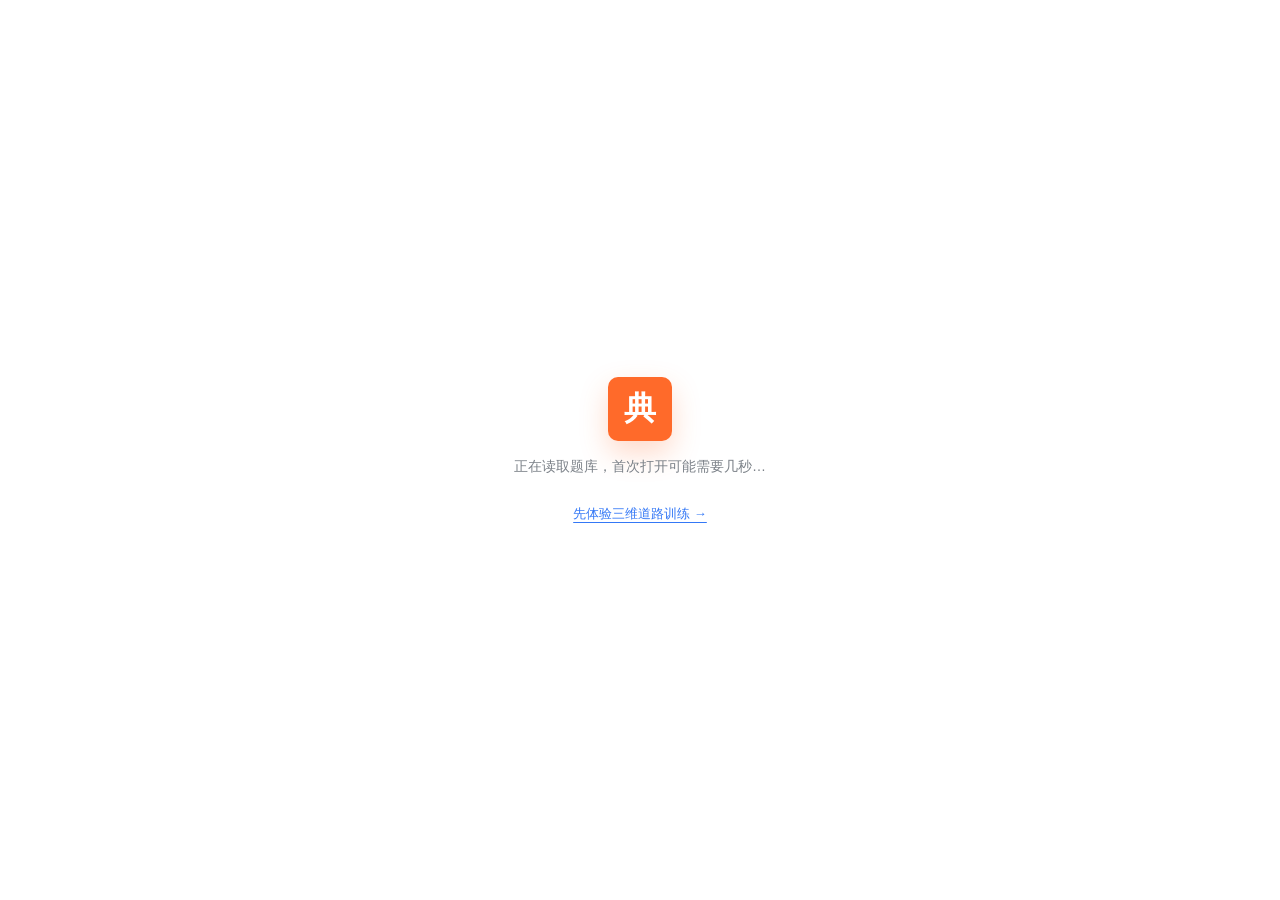
<file: index.html>
<!doctype html>
<html lang="zh-CN">
<head>
  <meta charset="utf-8">
  <meta name="viewport" content="width=device-width,initial-scale=1,viewport-fit=cover">
  <meta name="theme-color" content="#ffffff">
  <link rel="icon" type="image/svg+xml" href="favicon.svg">
  <meta name="description" content="木仓科技驾考训练演示：题库练习、模拟考试与三维道路训练。">
  <title>木仓科技 · 驾考训练</title>
  <link rel="stylesheet" href="system.css">
</head>
<body>
  <div class="app-loading" id="appLoading" role="status" aria-live="polite">
    <span class="brand-mark">典</span>
    <p>题库加载中</p>
    <button class="primary" id="retryLoading" type="button" hidden>重新加载题库</button>
    <a class="loading-coach-link" href="simulator/">先体验三维道路训练 →</a>
  </div>

  <div class="jk-app" id="jkApp" hidden>
    <header class="topbar">
      <button class="brand" type="button" data-route="home" aria-label="返回首页">
        <span class="brand-mark">典</span><b>驾考宝典</b>
      </button>
      <div class="car-profile">
        <button type="button" id="cityPicker"><b>武汉</b><span>⌄</span></button>
        <i></i>
        <button type="button" id="licensePicker"><b>C1 小车</b><span>⌄</span></button>
      </div>
      <button class="global-search" id="openSearch" type="button"><span>⌕</span><em>搜索题目、知识点</em><kbd>Ctrl K</kbd></button>
      <div class="top-actions">
        <button id="soundSwitch" type="button" aria-pressed="true" title="答题音效">♫</button>
        <button class="user-avatar" type="button" data-route="records">学员</button>
      </div>
    </header>

    <div class="app-frame">
      <aside class="side-nav" aria-label="主导航">
        <button class="is-active" type="button" data-route="home"><i>⌂</i><span>首页</span></button>
        <button type="button" data-route="practice" data-action="sequence"><i>练</i><span>题库</span></button>
        <button type="button" data-action="exam"><i>考</i><span>模拟考试</span></button>
        <button type="button" data-route="coach"><i>车</i><span>AI 练车</span></button>
        <button type="button" data-route="knowledge"><i>专</i><span>专项练习</span></button>
        <button type="button" data-route="rules"><i>图</i><span>数字总览</span></button>
        <button type="button" data-route="records"><i>错</i><span>错题本</span><em id="sideWrongCount">0</em></button>
      </aside>

      <main class="app-main" id="appMain">
        <section class="page home-page is-active" data-page="home" aria-labelledby="homeTitle">
          <div class="mobile-home-bar"><button type="button" id="mobileCity">武汉⌄</button><strong>驾考宝典</strong><button type="button" id="mobileSearch">⌕</button></div>
          <header class="subject-header">
            <div>
              <h1 id="homeTitle">C1 小车</h1>
              <p>武汉 · 题库版本 <span id="bankVersion">2026</span></p>
            </div>
            <nav class="subject-tabs" aria-label="考试科目">
              <button class="is-active" type="button" data-subject="k1"><b>科目一</b><span>理论考试</span></button>
              <button type="button" data-subject="k2"><b>科目二</b><span>场地练车</span></button>
              <button type="button" data-subject="k3"><b>科目三</b><span>道路驾驶</span></button>
              <button type="button" data-subject="k4"><b>科目四</b><span>安全文明</span></button>
            </nav>
          </header>

          <div class="home-content">
            <section class="study-card" aria-label="学习进度">
              <div class="progress-orbit sequence-orbit" id="continueSequence" role="button" tabindex="0">
                <div class="orbit-ring" id="sequenceRing"><span><b id="sequenceDone">0</b><small id="sequenceTotal">/ 6406</small></span></div>
                <strong>顺序练习</strong><p id="sequenceHint">从第 1 题开始</p>
              </div>
              <div class="progress-divider"></div>
              <div class="progress-orbit exam-orbit" id="continueExam" role="button" tabindex="0">
                <div class="orbit-ring" id="examRing"><span><b id="bestExamScore">--</b><small>分</small></span></div>
                <strong>模拟考试</strong><p id="examHint">100 题 · 45 分钟</p>
              </div>
            </section>

            <section class="quick-modules" aria-label="练习方式">
              <button type="button" data-action="sequence"><i class="orange">顺</i><span><b>顺序练习</b><small>完整题库</small></span></button>
              <button type="button" data-action="random"><i class="blue">随</i><span><b>随机练习</b><small>随机抽题</small></span></button>
              <button type="button" data-route="knowledge"><i class="violet">专</i><span><b>专项练习</b><small>按知识点</small></span></button>
              <button type="button" data-action="exam"><i class="green">考</i><span><b>模拟考试</b><small>仿真考场</small></span></button>
              <button type="button" data-route="records" data-record-tab="wrong"><i class="red">错</i><span><b>错题本</b><small id="homeWrongCount">0 道</small></span></button>
              <button type="button" data-route="records" data-record-tab="favorite"><i class="gold">藏</i><span><b>我的收藏</b><small id="homeFavoriteCount">0 道</small></span></button>
              <button type="button" data-route="rules"><i class="cyan">图</i><span><b>数字总览</b><small>限速 · 车距 · 处罚</small></span></button>
              <button type="button" data-route="records" data-record-tab="score"><i class="indigo">绩</i><span><b>考试成绩</b><small id="homeExamCount">0 次</small></span></button>
            </section>

            <section class="coach-entry" data-route="coach" role="button" tabindex="0">
              <div class="coach-entry-copy"><span>AI 教练车</span><h2>第一人称道路训练</h2><p>起步 · 变道 · 路口 · 靠边停车</p><button type="button" data-route="coach">开始练车</button></div>
              <div class="coach-entry-road" aria-hidden="true"><i class="road-line one"></i><i class="road-line two"></i><span class="entry-car">▰</span><em>40</em></div>
            </section>

            <a class="advanced-coach-entry" href="simulator/">
              <img src="assets/driving/training-preview.jpg" alt="城市道路与教练车三维场景" width="720" height="450" loading="lazy">
              <div><span class="new-training-label">道路训练 · 增强版</span><h2>把驾驶知识带到路上</h2><p>驾驶舱与跟车视角，练习控速、转向和停车。</p><strong>进入三维训练 <span aria-hidden="true">↗</span></strong><small>首次进入需加载场景，建议使用 Wi-Fi</small></div>
            </a>

            <section class="today-panel">
              <header><div><h2>今日练习</h2><p>答够 30 题完成今日目标</p></div><strong><span id="todayAnswered">0</span>/30</strong></header>
              <div class="today-bar"><i id="todayBar"></i></div>
              <dl>
                <div><dt>今日答题</dt><dd id="todayStatAnswered">0</dd></div>
                <div><dt>正确率</dt><dd id="todayAccuracy">--</dd></div>
                <div><dt>连续答对</dt><dd id="todayStreak">0</dd></div>
                <div><dt>累计答题</dt><dd id="totalAnswered">0</dd></div>
              </dl>
            </section>
          </div>
        </section>

        <section class="page practice-page" data-page="practice" aria-labelledby="practiceTitle">
          <header class="practice-topbar">
            <button class="back-button" type="button" data-route="home">‹</button>
            <div><h1 id="practiceTitle">顺序练习</h1><p id="practiceSubtitle">C1 小车 · 科目一</p></div>
            <div class="practice-progress"><span><b id="questionPosition">1</b>/<em id="questionQueueTotal">6406</em></span><i><b id="questionProgressBar"></b></i></div>
            <button class="practice-tool" id="readQuestion" type="button" title="朗读题目">听</button>
            <button class="practice-tool" id="favoriteQuestion" type="button" aria-pressed="false" title="收藏">☆</button>
          </header>

          <div class="practice-layout">
            <article class="question-card">
              <div class="question-labels"><span id="questionType">单选题</span><em id="questionId">#800000</em><i id="questionDifficulty">难度 3</i></div>
              <h2 id="questionText">题目加载中…</h2>
              <div class="question-media" id="questionMedia" hidden></div>
              <div class="answer-options" id="answerOptions"></div>
              <button class="confirm-multiple" id="confirmMultiple" type="button" hidden disabled>确认答案</button>
              <section class="answer-analysis" id="answerAnalysis" hidden>
                <header><strong id="answerResult">回答正确</strong><span>正确答案 <b id="correctAnswer">A</b></span></header>
                <div class="answer-key"><span>答案解析</span><p id="answerExplanation"></p></div>
              </section>
              <footer class="question-actions">
                <button id="previousQuestion" type="button">上一题</button>
                <button id="openAnswerSheet" type="button">答题卡</button>
                <button id="finishSessionMobile" type="button">结束</button>
                <button class="primary" id="nextQuestion" type="button">下一题</button>
              </footer>
            </article>

            <aside class="practice-side">
              <section class="mode-summary"><span id="modeBadge">顺序练习</span><strong id="sideCorrectRate">--</strong><small>本次正确率</small><dl><div><dt>已答</dt><dd id="sessionAnswered">0</dd></div><div><dt>答对</dt><dd id="sessionCorrect">0</dd></div></dl></section>
              <section class="question-navigator"><header><b>答题卡</b><span><i class="answered-dot"></i>已答 <i class="current-dot"></i>当前</span></header><div id="sideQuestionGrid"></div></section>
              <button class="finish-session" id="finishSession" type="button">结束练习</button>
            </aside>
          </div>
        </section>

        <section class="page knowledge-page" data-page="knowledge" aria-labelledby="knowledgeTitle">
          <header class="page-header">
            <div><button class="back-button" type="button" data-route="home">‹</button><span><h1 id="knowledgeTitle">专项练习</h1><p>选择知识点开始练习</p></span></div>
            <label><span>⌕</span><input id="knowledgeSearch" type="search" placeholder="搜索：灯光、车距、记分"></label>
          </header>
          <div class="knowledge-layout">
            <aside class="knowledge-groups" id="knowledgeGroups"></aside>
            <section class="knowledge-list" id="knowledgeList"></section>
          </div>
        </section>

        <section class="page rules-page" data-page="rules" aria-labelledby="rulesTitle">
          <header class="page-header rules-page-header">
            <div><button class="back-button" type="button" data-route="home">‹</button><span><h1 id="rulesTitle">法规数字总览</h1><p>武汉 / 湖北 · C1 普通小客车 · 数值均标注适用条件</p></span></div>
            <div class="rules-header-actions"><button type="button" data-action="rules-practice">练数字题</button><button class="primary" id="printRules" type="button">打印一张图</button></div>
          </header>

          <div class="rules-shell" id="rulesSheet">
            <section class="rule-map" aria-labelledby="ruleMapTitle">
              <header class="rule-map-heading">
                <div><span>ONE ROAD · ALL NUMBERS</span><h2 id="ruleMapTitle">一张数字道路图</h2><p>先看场景，再找数字；同一个数字在不同场景中含义不同。</p></div>
                <div class="rule-scope-stamp"><b>WH</b><span>武汉 / 湖北<br>C1 小客车</span></div>
              </header>

              <div class="rule-map-grid">
                <article class="speed-board">
                  <header><span>01 / 速度</span><h3>没有限速标志时</h3></header>
                  <div class="speed-sign-grid">
                    <div><i>30</i><b>城市道路</b><small>没有道路中心线</small></div>
                    <div><i>40</i><b>公路</b><small>没有道路中心线</small></div>
                    <div><i>50</i><b>城市道路</b><small>同方向只有 1 条车道</small></div>
                    <div><i>70</i><b>公路</b><small>同方向只有 1 条车道</small></div>
                  </div>
                  <div class="special-speed"><strong>30</strong><span><b>特殊情形上限</b><small>进出非机动车道、铁路道口、急弯窄路窄桥、掉头转弯下陡坡、冰雪泥泞、牵引故障车等</small></span></div>
                  <div class="highway-band"><span>高速公路</span><b><em>最低 60</em><i></i><em>小客车最高 120</em></b><small>两车道左侧最低 100；三车道以上最左侧最低 110、中间最低 90</small></div>
                </article>

                <article class="fog-board">
                  <header><span>02 / 能见度</span><h3>高速雾天：261 口诀</h3></header>
                  <div class="fog-row"><strong>&lt; 200<small>m 能见度</small></strong><span>车速 <b>≤ 60</b> km/h</span><span>车距 <b>≥ 100</b> m</span><em>雾灯 · 近光 · 示廓 · 前后位灯</em></div>
                  <div class="fog-row"><strong>&lt; 100<small>m 能见度</small></strong><span>车速 <b>≤ 40</b> km/h</span><span>车距 <b>≥ 50</b> m</span><em>以上灯光 + 危险报警闪光灯</em></div>
                  <div class="fog-row is-critical"><strong>&lt; 50<small>m 能见度</small></strong><span>车速 <b>≤ 20</b> km/h</span><span>从最近出口驶离</span><em>以上灯光 + 危险报警闪光灯</em></div>
                </article>

                <article class="distance-board">
                  <header><span>03 / 距离</span><h3>按数字从近到远记忆</h3><small>位置仅表示顺序，不按比例</small></header>
                  <div class="distance-road" aria-label="常考距离从 4 米到 150 米">
                    <div class="distance-lane"></div>
                    <div class="distance-marker m10"><i></i><strong>4–10 m</strong><span>软连接牵引</span></div>
                    <div class="distance-marker m30"><i></i><strong>30 m</strong><span>公交站 · 急救站<br>加油站 · 消防设施禁停</span></div>
                    <div class="distance-marker m50"><i></i><strong>50 m</strong><span>路口 · 铁路道口 · 急弯<br>窄路桥梁陡坡隧道禁停</span></div>
                    <div class="distance-marker m100"><i></i><strong>50–100 m</strong><span>普通道路故障警告标志</span></div>
                    <div class="distance-marker mfollow"><i></i><strong>50 / 100 m</strong><span>高速跟车：低于 100 km/h 至少 50 m<br>超过 100 km/h 至少 100 m</span></div>
                    <div class="distance-marker m150"><i></i><strong>150 m</strong><span>夜间会车改近光<br>高速故障警告标志在来车方向 150 m 外</span></div>
                  </div>
                </article>
              </div>
              <footer><span>速度单位 km/h · 距离单位 m</span><span>法条口径：道路交通安全法及实施条例</span></footer>
            </section>

            <section class="overspeed-lab" aria-labelledby="overspeedTitle">
              <header><div><span>互动计算</span><h2 id="overspeedTitle">超速处罚尺</h2><p>拖动实际车速，立即查看湖北罚款与全国记分如何同步升级。</p></div><div class="road-type-toggle" role="group" aria-label="道路类型"><button class="is-active" type="button" data-road-type="ordinary">普通道路</button><button type="button" data-road-type="highway">高速 / 城市快速路</button></div></header>
              <div class="speed-controls">
                <label><span>道路限速 <output id="ruleLimitOutput">100</output> km/h</span><input id="ruleLimitInput" type="range" min="20" max="120" step="10" value="100"></label>
                <label><span>实际车速 <output id="ruleActualOutput">126</output> km/h</span><input id="ruleActualInput" type="range" min="20" max="240" step="1" value="126"></label>
              </div>
              <div class="overspeed-scale" aria-hidden="true"><span>未超速</span><span>警告<br>&lt;20%</span><span>20–50%</span><span>50–70%</span><span>70–100%</span><span>≥100%</span><i id="overspeedMarker"></i></div>
              <div class="overspeed-result" id="overspeedResult" data-level="2">
                <div class="overspeed-gauge"><span>超出限速</span><strong id="overspeedPercent">26%</strong><small id="overspeedBand">20%以上不足50%</small></div>
                <dl><div><dt>湖北罚款</dt><dd id="overspeedFine">¥100</dd></div><div><dt>全国记分</dt><dd id="overspeedPoints">3 分</dd></div><div><dt>驾驶证</dt><dd id="overspeedLicense">不吊销</dd></div><div><dt>处罚口径</dt><dd id="overspeedScope">普通小客车 · 普通道路</dd></div></dl>
              </div>
              <p class="lab-note">边界按法规原文处理：20%、50%、70%、100% 均进入后一档。超速不足 20% 仍属违法，在湖北给予警告；普通小客车不记分、不罚款。</p>
            </section>

            <section class="penalty-ladder" aria-labelledby="penaltyTitle">
              <header><span>处罚联动</span><h2 id="penaltyTitle">记分越高，后果如何逐步加重</h2><p>每档选一个 C1 高频代表行为；罚款金额采用湖北现行地方标准。</p></header>
              <div class="penalty-steps">
                <article data-points="1"><strong>1<small>分</small></strong><h3>未按规定系安全带</h3><p>警告或 <b>¥50</b></p><span>基础操作遗漏</span></article>
                <article data-points="3"><strong>3<small>分</small></strong><h3>手持拨打、接听电话</h3><p>警告或 <b>¥50</b></p><span>妨碍安全驾驶</span></article>
                <article data-points="6"><strong>6<small>分</small></strong><h3>不按交通信号灯通行</h3><p>警告或 <b>¥200</b></p><span>一次扣掉半个周期</span></article>
                <article data-points="9"><strong>9<small>分</small></strong><h3>高速 / 快速路违法停车</h3><p>警告或 <b>¥200</b></p><span>接近满分线</span></article>
                <article data-points="12"><strong>12<small>分</small></strong><h3>饮酒后驾驶机动车</h3><p><b>¥2000</b> · 暂扣 6 个月</p><span>一次达到满分</span></article>
              </div>
            </section>

            <section class="rules-sources" aria-labelledby="ruleSourcesTitle">
              <div><span>核对日期 2026-08-12</span><h2 id="ruleSourcesTitle">数据口径与来源</h2><p>“记分”来自全国统一规章，“罚款”来自湖北地方实施办法；两者不是一回事。此页用于驾考学习，具体执法以最新法规、现场事实和交管部门认定为准。</p></div>
              <nav>
                <a href="https://gat.hubei.gov.cn/bmdt/ztzl/2021n/jgywzl/zcfg/202201/t20220111_3959758.shtml" target="_blank" rel="noopener">道路交通安全法实施条例 ↗</a>
                <a href="https://gat.hubei.gov.cn/bmdt/ztzl/2021n/jgywzl/zcfg/202201/t20220111_3959749.shtml" target="_blank" rel="noopener">违法行为记分管理办法 ↗</a>
                <a href="https://www.hppc.gov.cn/null/dhwj/1859237376896184322.html" target="_blank" rel="noopener">湖北省实施办法 ↗</a>
                <a href="https://gaj.wuhan.gov.cn/zwgk_12/zcfg/zcwd/202212/t20221219_2116514.html" target="_blank" rel="noopener">武汉交警超速答复 ↗</a>
              </nav>
            </section>
          </div>
        </section>

        <section class="page records-page" data-page="records" aria-labelledby="recordsTitle">
          <header class="page-header records-header"><div><button class="back-button" type="button" data-route="home">‹</button><span><h1 id="recordsTitle">学习记录</h1><p>错题、收藏与模拟考试成绩</p></span></div></header>
          <nav class="record-tabs"><button class="is-active" type="button" data-record-tab="wrong">错题本 <em id="tabWrongCount">0</em></button><button type="button" data-record-tab="favorite">我的收藏 <em id="tabFavoriteCount">0</em></button><button type="button" data-record-tab="score">考试成绩</button></nav>
          <div class="record-content" id="recordContent"></div>
        </section>

        <section class="page coach-page" data-page="coach" aria-label="第一人称 AI 教练车">
          <div class="coach-stage" id="coachStage">
            <div class="coach-scene" id="coachScene"></div>
            <div class="mirror-frame" aria-label="后视镜"><span>后视镜</span></div>
            <div class="side-mirror left" aria-label="左后视镜"><span>左后视镜</span></div>
            <div class="side-mirror right" aria-label="右后视镜"><span>右后视镜</span></div>

            <header class="coach-hud-top">
              <button class="coach-exit" type="button" data-route="home">‹ 退出练车</button>
              <div class="coach-mode-tabs" id="coachScenarioTabs">
                <button class="is-active" type="button" data-scenario="start">起步</button>
                <button type="button" data-scenario="lane">变更车道</button>
                <button type="button" data-scenario="intersection">通过路口</button>
                <button type="button" data-scenario="park">靠边停车</button>
              </div>
              <button class="coach-reset" id="coachReset" type="button">重新开始</button>
            </header>

            <section class="coach-task-card">
              <header><span>当前任务</span><button id="coachSourceButton" type="button">提示来源</button><b id="coachStepIndex">1 / 5</b></header>
              <h2 id="coachTaskTitle">上车准备</h2>
              <p id="coachTaskText">系好安全带，确认挡位处于 P 挡。</p>
              <div><i id="coachTaskBar"></i></div>
            </section>

            <aside class="coach-score-card"><span>模拟训练分</span><strong id="coachScore">100</strong><small>分</small><div id="coachEventLog"><p>等待开始训练</p></div></aside>

            <div class="speed-limit-sign" aria-label="限速 40"><span>40</span></div>

            <section class="cockpit" aria-label="车辆驾驶舱">
              <div class="left-dashboard">
                <button class="dash-control" id="seatbeltButton" type="button"><i>⚑</i><span>安全带</span></button>
                <button class="dash-control" id="ignitionButton" type="button"><i>⏻</i><span>点火</span></button>
                <button class="dash-control" id="lightsButton" type="button"><i>☼</i><span>灯光</span></button>
              </div>
              <div class="instrument-cluster">
                <div class="signal-arrow left" id="leftSignalIndicator">‹</div>
                <div class="speed-display"><strong id="coachSpeed">0</strong><span>km/h</span></div>
                <div class="gear-display"><small>挡位</small><strong id="coachGear">P</strong></div>
                <div class="signal-arrow right" id="rightSignalIndicator">›</div>
              </div>
              <div class="steering-column">
                <button class="signal-stalk left" id="coachLeftSignal" type="button">Q<br><span>左灯</span></button>
                <div class="steering-wheel" id="steeringWheel"><i></i><b>典</b></div>
                <button class="signal-stalk right" id="coachRightSignal" type="button">E<br><span>右灯</span></button>
              </div>
              <div class="center-console">
                <div class="gear-selector" role="group" aria-label="挡位">
                  <button class="is-active" type="button" data-gear="P">P</button><button type="button" data-gear="R">R</button><button type="button" data-gear="N">N</button><button type="button" data-gear="D">D</button>
                </div>
                <button class="horn-button" id="coachHorn" type="button">喇叭 H</button>
              </div>
              <div class="pedals">
                <button class="brake-pedal" id="brakePedal" type="button"><span>刹车</span><kbd>S</kbd></button>
                <button class="accelerator-pedal" id="acceleratorPedal" type="button"><span>油门</span><kbd>W</kbd></button>
              </div>
            </section>

            <div class="coach-key-help"><span>A / D 转向</span><span>W 油门</span><span>S / 空格 刹车</span><span>Q / E 转向灯</span></div>
            <div class="coach-message" id="coachMessage" role="status"></div>
          </div>
        </section>
      </main>
    </div>

    <nav class="bottom-nav" aria-label="移动端导航">
      <button class="is-active" type="button" data-route="home"><i>⌂</i><span>首页</span></button>
      <button type="button" data-route="practice" data-action="sequence"><i>练</i><span>题库</span></button>
      <button class="coach-nav" type="button" data-route="coach"><i>车</i><span>AI练车</span></button>
      <button type="button" data-route="rules"><i>图</i><span>速记</span></button>
      <button type="button" data-route="records"><i>错</i><span>错题</span></button>
    </nav>
  </div>

  <dialog class="search-dialog" id="searchDialog">
    <form method="dialog"><label><span>⌕</span><input id="globalSearchInput" type="search" placeholder="输入题干或知识点" autocomplete="off"><button value="cancel" aria-label="关闭">×</button></label></form>
    <div class="search-result-list" id="globalSearchResults"><p>输入关键词搜索 6406 道题</p></div>
  </dialog>

  <dialog class="exam-dialog" id="examDialog">
    <div class="exam-dialog-icon">考</div><h2>科目一模拟考试</h2><p>100 道题，45 分钟。答题后不能修改，90 分及格。</p><dl><div><dt>题目</dt><dd>100 题</dd></div><div><dt>时间</dt><dd>45 分钟</dd></div><div><dt>及格</dt><dd>90 分</dd></div></dl><div><button type="button" id="cancelExam">取消</button><button class="primary" type="button" id="startExam">开始考试</button></div>
  </dialog>

  <dialog class="answer-sheet-dialog" id="answerSheetDialog"><header><h2>答题卡</h2><button type="button" id="closeAnswerSheet">×</button></header><div id="fullAnswerGrid"></div></dialog>
  <dialog class="coach-source-dialog" id="coachSourceDialog">
    <header><div><span>PROVENANCE</span><h2>这些提示从哪里来</h2></div><button id="closeCoachSource" type="button" aria-label="关闭">×</button></header>
    <div class="coach-source-grid">
      <article><strong>20 条</strong><h3>任务步骤</h3><p>由本项目为起步、变道、路口和靠边停车各写 5 步，通过车辆状态机判断是否完成；不是木仓原始文案。</p></article>
      <article><strong>7 条</strong><h3>即时违规</h3><p>未系安全带、变道未打灯、越线、驶出道路、超速、闯红灯和碰撞，由模拟器阈值触发。</p></article>
      <article><strong>浏览器</strong><h3>语音播报</h3><p>系统调用 Web Speech 朗读当前文字，没有下载或复制任何原版教练语音。</p></article>
      <article><strong>训练分</strong><h3>10 / 20 / 30 / 40</h3><p>这是为了反馈力度设计的模拟训练扣分，不等于交管部门的 1 / 3 / 6 / 9 / 12 记分。</p></article>
    </div>
    <p class="coach-source-note">题库题干与解析来自页面加载的 6406 题数据；发动机、转向灯、答题反馈音由浏览器 Web Audio 实时合成；道路和车辆由 Three.js 几何体生成。</p>
    <footer><button id="openRulesFromCoach" type="button">查看法规数字总览</button><button class="primary" id="ackCoachSource" type="button">知道了</button></footer>
  </dialog>
  <div class="toast" id="toast" role="status"></div>

  <noscript><div class="app-loading"><p>请开启浏览器 JavaScript，以使用题库和模拟训练。</p></div></noscript>

  <script type="module" src="system.js"></script>
</body>
</html>
</file>
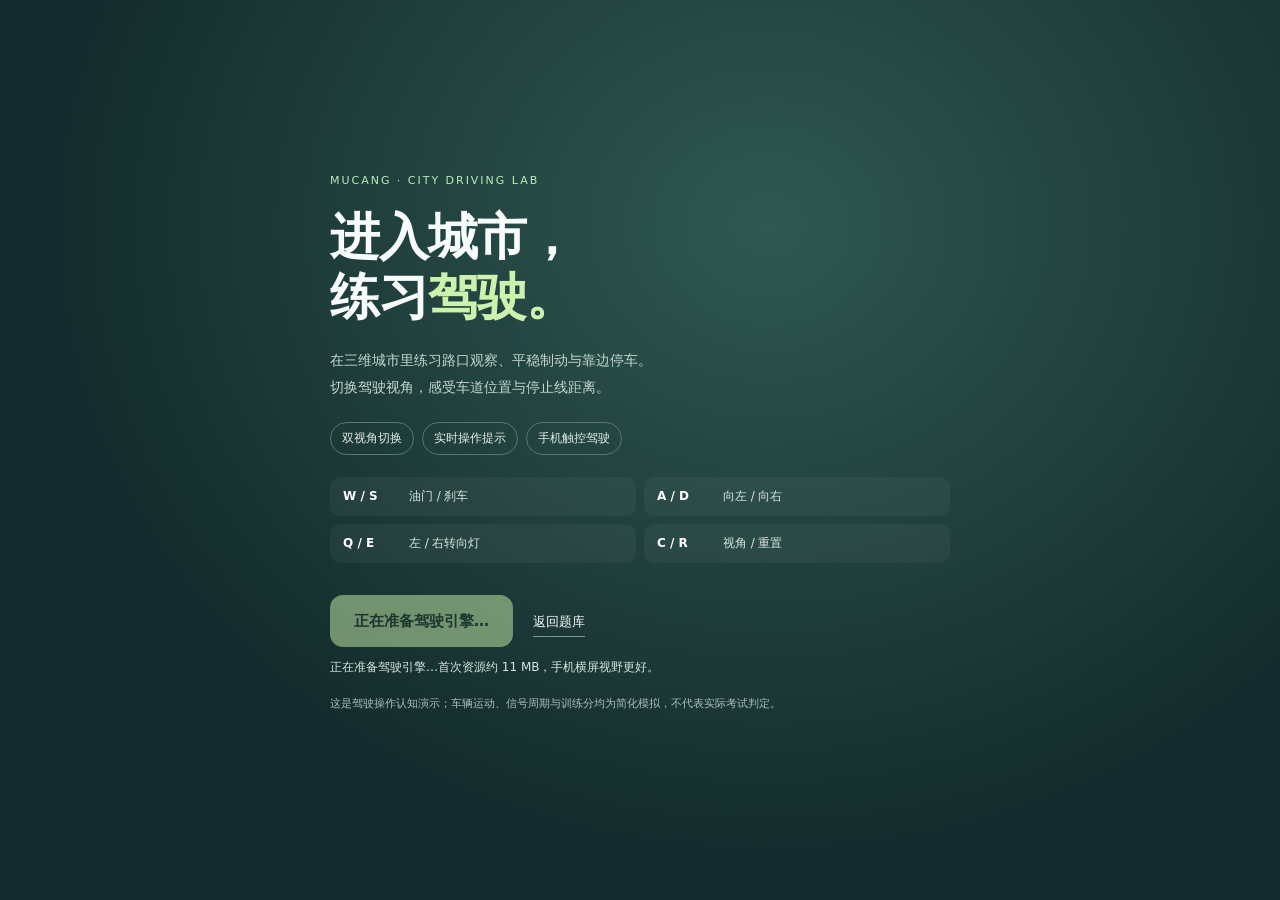
<file: godot-coach/shell.html>
<!doctype html>
<html lang="zh-CN">
<head>
  <meta charset="utf-8">
  <meta name="viewport" content="width=device-width,initial-scale=1,viewport-fit=cover">
  <meta name="theme-color" content="#12282b">
  <link rel="icon" href="../favicon.svg">
  <title>木仓科技 · 城市驾驶练习</title>
  <style>
    :root{color-scheme:dark;font-family:Inter,"PingFang SC","Microsoft YaHei",system-ui,sans-serif;color:#f7fbf9;background:#12282b;--muted:#c2d4d0;--accent:#a9f0c5;--panel:rgba(16,35,39,.92)}
    *{box-sizing:border-box}body{margin:0;overflow:hidden}button,select,a{-webkit-tap-highlight-color:transparent}button,select{font:inherit}button,a,select{touch-action:manipulation}button{cursor:pointer}button:focus-visible,a:focus-visible,select:focus-visible{outline:3px solid #d9ffb3;outline-offset:4px}button:disabled{opacity:.5;cursor:wait}a{color:inherit;text-decoration:none}#canvas{position:fixed;inset:0;width:100%;height:100%;display:block;outline:0;touch-action:none}
    .header{position:fixed;left:20px;right:20px;top:max(18px,env(safe-area-inset-top));display:flex;align-items:center;gap:12px;z-index:2}.brand{font-size:15px;font-weight:750;letter-spacing:.06em}.brand small{display:block;color:var(--muted);font-size:10px;letter-spacing:.15em;font-weight:500;margin-top:4px}.back,.tool{border:1px solid #6d8987;border-radius:12px;background:var(--panel);color:white;padding:12px 15px;min-height:44px}.back{display:flex;align-items:center;gap:8px;font-size:13px}.spacer{flex:1}.tool{font-size:13px}.tool:hover,.back:hover{background:#294649}.mission{position:fixed;top:94px;left:20px;width:min(370px,calc(100% - 40px));padding:18px 20px;background:var(--panel);border:1px solid #63807b;border-radius:18px;z-index:2;box-shadow:0 6px 26px #10232812}.eyebrow{font-size:10px;letter-spacing:.2em;color:var(--accent);font-weight:700}.mission select{width:100%;border:0;border-bottom:1px solid #526e6a;border-radius:0;background:transparent;color:#fff;padding:10px 0;font-size:19px;font-weight:650;outline-offset:3px}.mission option{background:#173136}.step{margin:13px 0 7px;font-size:15px;font-weight:650}.hint{font-size:12px;line-height:1.7;color:var(--muted);min-height:40px;margin:0}.signal{position:fixed;top:94px;right:20px;border-radius:16px;background:var(--panel);padding:13px 17px;display:flex;align-items:center;gap:13px;border:1px solid #63807b;z-index:2}.lamp{height:13px;width:13px;border-radius:50%;background:#ff6f6f;box-shadow:0 0 15px #ff6f6f55}.traffic-label{font-weight:650;font-size:15px}.traffic-sub{font-size:11px;color:var(--muted);margin-top:3px}.dashboard{position:fixed;left:50%;bottom:max(24px,env(safe-area-inset-bottom));transform:translateX(-50%);display:flex;align-items:center;gap:22px;padding:16px 24px;background:var(--panel);border:1px solid #63807b;border-radius:22px;z-index:2;min-width:266px;justify-content:center}.speed{font-variant-numeric:tabular-nums;font-size:46px;line-height:1;font-weight:650;letter-spacing:-.04em}.unit{font-size:10px;letter-spacing:.15em;color:var(--muted);margin-top:5px}.rule{height:42px;border-left:1px solid #526e6a}.score{font-size:20px;font-variant-numeric:tabular-nums}.limit{border:3px solid #ff8383;border-radius:50%;height:40px;width:40px;background:#fff;color:#213d3e;font-size:18px;display:grid;place-items:center;font-weight:800}.controls{position:fixed;bottom:max(24px,env(safe-area-inset-bottom));display:flex;gap:10px;z-index:3}.controls.left{left:20px}.controls.right{right:20px}.drive{border:1px solid #70928a;background:var(--panel);color:white;border-radius:18px;min-width:78px;min-height:78px;user-select:none;-webkit-user-select:none;touch-action:none;font-size:21px;font-weight:650;box-shadow:0 4px 18px #18392b1a}.drive small{display:block;font-size:11px;font-weight:500;color:var(--muted);margin-top:5px}.drive.active,.drive:active{background:#a9f0c5;color:#17382b;transform:translateY(2px)}.drive.active small,.drive:active small{color:#17382b}.pedal{min-width:88px}.pedal.throttle{background:#d0f4aa;color:#1c3b30;border-color:#d0f4aa}.pedal.throttle small{color:#385c48}.turns{position:fixed;bottom:126px;left:20px;display:flex;gap:8px;z-index:3}.turn{padding:9px 12px;border:1px solid #6d8987;border-radius:10px;background:var(--panel);color:#d2dfdb;min-height:44px;font-size:12px}.turn.active{background:#d0f4aa;color:#1c3b30}.keyboard{position:fixed;right:20px;bottom:125px;font-size:11px;background:var(--panel);border-radius:9px;padding:10px 12px;color:#dce9e3;z-index:2}.paused{position:fixed;left:50%;top:47%;transform:translate(-50%,-50%);padding:18px 26px;background:var(--panel);border:1px solid #a9f0c5;border-radius:16px;z-index:3;text-align:center}.paused strong{display:block;font-size:22px}.paused p{font-size:12px;color:var(--muted);margin-bottom:0}.hidden{display:none!important}.overlay{position:fixed;inset:0;background:radial-gradient(ellipse at 60% 25%,#2f5851,#142c2d 65%);z-index:10;display:grid;place-items:center;padding:24px;overflow:auto}.welcome{max-width:620px;width:100%}.welcome .tag{color:#b8edba;font-size:11px;letter-spacing:.18em}.welcome h1{font-size:clamp(30px,5vw,50px);line-height:1.2;letter-spacing:-.02em;margin:20px 0}.welcome h1 span{color:#ccf2ad}.welcome p{font-size:14px;color:#c6d7cf;line-height:1.9}.chips{display:flex;gap:8px;flex-wrap:wrap;margin:22px 0}.chips span{border:1px solid #587872;border-radius:999px;padding:7px 11px;font-size:12px;color:#e2ece5}.start{margin-top:10px;background:#cdf2ab;color:#203b2d;border:0;padding:16px 24px;font-weight:750;font-size:15px;border-radius:13px;min-width:180px;min-height:52px}.load{height:5px;overflow:hidden;border-radius:4px;background:#46625c;margin-top:24px}.load>i{height:100%;display:block;background:#cdf2ab;width:0;transition:width .2s}.note{font-size:11px!important;opacity:.85}.welcome .return{display:inline-block;font-size:13px;border-bottom:1px solid #80958b;padding:5px 0;margin-left:20px}#loading-text{font-size:12px;color:#d7e5de;margin-top:12px;min-height:24px}.legend{display:grid;grid-template-columns:1fr 1fr;gap:8px;margin:22px 0}.legend div{font-size:12px;padding:11px 13px;border-radius:10px;background:#ffffff0b;color:#d9e7df}.legend b{display:inline-block;min-width:62px;color:#fff}#error{color:#ffe0cc}.help-modal{max-width:480px;background:#173235;border:1px solid #66827b;color:#f7fbf9;border-radius:18px;padding:24px;box-shadow:0 20px 80px #0008}.help-modal::backdrop{background:#071f22a8}.help-modal h2{margin-top:0}.help-modal p{color:#d0ddd5;font-size:13px;line-height:1.8}.help-modal button{float:right}.help-modal .legend{grid-template-columns:1fr}
    @media(max-width:760px){.header{left:12px;right:12px;gap:7px;top:max(12px,env(safe-area-inset-top))}.brand{display:none}.tool,.back{padding:10px 11px;font-size:12px}.mission{top:76px;left:12px;width:calc(100% - 145px);padding:13px 14px;border-radius:14px}.mission select{font-size:16px;padding:7px 0}.step{font-size:12px;line-height:1.5;margin:9px 0 3px}.hint{font-size:11px;min-height:38px;line-height:1.5}.signal{top:76px;right:12px;padding:12px 10px;gap:8px;border-radius:12px}.traffic-label{font-size:13px}.traffic-sub{font-size:10px}.dashboard{bottom:124px;padding:11px 17px;min-width:230px;gap:17px;border-radius:16px}.speed{font-size:35px}.score{font-size:18px}.limit{height:35px;width:35px;font-size:16px}.controls{bottom:max(18px,env(safe-area-inset-bottom));gap:8px}.controls.left{left:12px}.controls.right{right:12px}.drive{min-width:65px;min-height:76px;border-radius:16px}.pedal{min-width:73px}.turns{left:12px;bottom:205px;gap:6px}.turn{font-size:11px;padding:8px 10px}.keyboard{display:none}.eyebrow{font-size:9px;letter-spacing:.1em}.paused{top:48%;padding:15px 20px;width:230px}.paused strong{font-size:19px}.overlay{padding:25px}.welcome p{font-size:13px}.legend{gap:6px}.legend div{font-size:11px;padding:9px}.legend b{min-width:50px}}
    @media(max-height:540px) and (min-width:620px){.header{top:10px;left:14px;right:14px}.brand{display:none}.mission{top:68px;width:290px;left:14px;padding:11px 14px}.mission select{font-size:16px;padding:6px 0}.step{margin:8px 0 4px;font-size:12px}.hint{font-size:11px;min-height:32px}.signal{top:68px;right:14px}.drive{min-height:63px;min-width:70px}.controls{bottom:14px}.dashboard{bottom:14px;min-width:230px;padding:10px 20px}.speed{font-size:34px}.turns{bottom:89px;left:auto;right:14px}.keyboard{display:none}.welcome h1{font-size:29px;margin:12px 0}.welcome p{margin:8px 0;line-height:1.6}.welcome .legend{display:none}.chips{margin:12px 0}.start{padding:11px 20px;min-height:44px}.load{margin-top:15px}}
    @media(prefers-reduced-motion:reduce){*{transition:none!important}}
  </style>
  $GODOT_HEAD_INCLUDE
</head>
<body>
  <canvas id="canvas" tabindex="0" aria-label="城市驾驶三维训练场景，使用 W S A D 控制车辆"></canvas>
  <header class="header">
    <a class="back" href="../" aria-label="返回木仓科技题库">← 返回题库</a>
    <div class="brand">木仓科技<small>CITY DRIVING LAB</small></div>
    <div class="spacer"></div>
    <button class="tool" id="camera" title="C 键切换视角">驾驶视角</button>
    <button class="tool" id="pause" title="P 键暂停">暂停</button>
    <button class="tool" id="reset" title="R 键重新开始">重置</button>
    <button class="tool" id="help" aria-label="操作帮助">?</button>
  </header>
  <section class="mission" aria-label="当前训练任务">
    <div class="eyebrow">城市道路 · 操作认知练习</div>
    <select id="mission" aria-label="选择训练项目"><option value="junction">路口停车与通行</option><option value="parking">靠边停车练习</option><option value="cruise">自由驾驶体验</option></select>
    <p id="step" class="step">01 / 停止线前平稳停车</p><p class="hint" id="hint">轻踩油门，观察路口红绿灯。</p>
  </section>
  <div class="signal"><i class="lamp" id="lamp"></i><div><div class="traffic-label" id="traffic">红灯 · 停车</div><div class="traffic-sub"><span id="countdown">12</span> 秒后切换</div></div></div>
  <div class="turns"><button class="turn" id="signal_left" aria-pressed="false">← 左转灯 Q</button><button class="turn" id="signal_right" aria-pressed="false">右转灯 E →</button></div>
  <div class="controls left"><button class="drive" data-drive="left" aria-label="向左转向">←<small>A / 左转</small></button><button class="drive" data-drive="right" aria-label="向右转向">→<small>D / 右转</small></button></div>
  <div class="dashboard" aria-label="行车仪表"><div><div class="speed" id="speed">0</div><div class="unit">KM / H</div></div><div class="rule"></div><div><div class="score"><span id="score">100</span></div><div class="unit">训练分</div></div><div class="limit" title="训练限速 40 km/h">40</div></div>
  <div class="keyboard">W / S 油门刹车　A / D 转向　C 切换视角</div>
  <div class="controls right"><button class="drive pedal" data-drive="brake" aria-label="刹车">刹车<small>S / 空格</small></button><button class="drive pedal throttle" data-drive="throttle" aria-label="油门">油门<small>W / 加速</small></button></div>
  <div class="paused hidden" id="paused" role="status"><strong id="paused-title">训练已暂停</strong><p id="paused-copy">点击右上方「继续」恢复驾驶</p></div>
  <div class="overlay" id="intro">
    <div class="welcome">
      <div class="tag">MUCANG · CITY DRIVING LAB</div>
      <h1>进入城市，<br>练习<span>驾驶。</span></h1>
      <p>在三维城市里练习路口观察、平稳制动与靠边停车。<br>切换驾驶视角，感受车道位置与停止线距离。</p>
      <div class="chips"><span>双视角切换</span><span>实时操作提示</span><span>手机触控驾驶</span></div>
      <div class="legend"><div><b>W / S</b> 油门 / 刹车</div><div><b>A / D</b> 向左 / 向右</div><div><b>Q / E</b> 左 / 右转向灯</div><div><b>C / R</b> 视角 / 重置</div></div>
      <button id="start" class="start" disabled>正在准备驾驶引擎…</button><a class="return" href="../">返回题库</a>
      <div id="progress" class="load hidden"><i id="progress-bar"></i></div>
      <div id="loading-text">正在准备驾驶引擎…首次资源约 11 MB，手机横屏视野更好。</div>
      <p id="error" class="hidden" role="alert"></p>
      <p class="note">这是驾驶操作认知演示；车辆运动、信号周期与训练分均为简化模拟，不代表实际考试判定。</p>
    </div>
  </div>
  <dialog class="help-modal" id="help-dialog"><h2>先熟悉，再上路。</h2><p>电脑按住 W 加速、S 或空格刹车，A / D 转向。手机可同时按住方向与踏板。松开方向后方向盘逐渐回正；车辆会保持当前朝向。</p><p>路口练习：车头保持在停止线之前，完全停稳，待绿灯后通过。靠边停车：开启右转灯，慢慢靠到道路右侧，回正并停稳，最后关闭转向灯。</p><p>Q / E 转向灯 · C 视角 · P 暂停 · R 重置。离开页面或切换后台会自动暂停。</p><button class="tool" id="close-help">知道了</button></dialog>
  <noscript>请启用 JavaScript 后体验城市驾驶练习。<a href="../">返回题库</a></noscript>
  <script>
  'use strict';
  const GODOT_CONFIGURATION = $GODOT_CONFIG;
  const DEFAULT_ENGINE_SCRIPT = '$GODOT_URL';
  // Updated reproducibly by prepare_web.py after exporting the Godot project.
  const DELIVERABLES = {"wasm":{"file":"engine-e2b4f6085f97.wasm.gz","bytes":10052173,"rawBytes":39509339},"pack":{"file":"training-8074aeef1bc0.pck","bytes":1000504},"script":{"file":"engine-68586d6daafc.js","bytes":279815}};
  const CDN_BASE = 'https://cdn.jsdelivr.net/gh/syzhaoln-stack/jiakao-baodian-ai-demo@main/simulator/';
  const RAW_BASE = 'https://raw.githubusercontent.com/syzhaoln-stack/jiakao-baodian-ai-demo/main/simulator/';
  const IS_LOCAL = ['localhost','127.0.0.1','::1','[::1]'].includes(location.hostname);
  let engine = null;
  const $ = id => document.getElementById(id);
  let ready = false, started = false;
  let bootstrapError = false;
  const nativeFetch = window.fetch.bind(window);
  const resourceLoads = new Map();
  const downloadProgress = new Map();
  let optimizedPending = 0;
  let rejectStartup = null;
  function downloadNotice(message) {
    const values=[...downloadProgress.values()];
    const current=values.reduce((sum,item)=>sum+item.loaded,0);
    const total=values.reduce((sum,item)=>sum+item.total,0);
    $('progress').classList.remove('hidden');
    if(total) $('progress-bar').style.width=Math.min(100,Math.round(current/total*100))+'%';
    $('loading-text').textContent=message || `下载驾驶资源 · ${(current/1000000).toFixed(1)} / ${(total/1000000).toFixed(1)} MB`;
  }
  function mirrorURLs(file) {
    const local=new URL(file,location.href).href;
    return IS_LOCAL ? [local] : [RAW_BASE+file,CDN_BASE+file,local];
  }
  async function downloadBytes(url, key, expectedSize) {
    const controller=new AbortController();
    const timer=setTimeout(()=>controller.abort(),30000);
    try {
      const response=await nativeFetch(url,{signal:controller.signal,cache:'default'});
      if(!response.ok) throw new Error(`HTTP ${response.status}`);
      const reader=response.body.getReader(), chunks=[];
      let length=0;
      while(true) {
        const result=await reader.read();
        if(result.done) break;
        chunks.push(result.value); length+=result.value.byteLength;
        downloadProgress.set(key,{loaded:length,total:expectedSize});
        downloadNotice();
      }
      const bytes=new Uint8Array(length);
      let offset=0;
      for(const chunk of chunks){bytes.set(chunk,offset);offset+=chunk.length;}
      return bytes;
    } finally {clearTimeout(timer);}
  }
  async function loadResource(key) {
    const item=DELIVERABLES[key];
    optimizedPending++;
    try {
      let lastError;
      const mirrors=mirrorURLs(item.file);
      for(const [mirrorIndex,url] of mirrors.entries()) {
        for(let attempt=0;attempt<(mirrorIndex===0?2:1);attempt++) {
          try {
            downloadProgress.set(key,{loaded:0,total:item.bytes});
            downloadNotice(`正在连接${url.startsWith(RAW_BASE)||url.startsWith(CDN_BASE)?'加速节点':'备用资源'}${attempt?'，重新尝试…':'…'}`);
            const compressed=await downloadBytes(url,key,item.bytes);
            let bytes=compressed;
            if(key==='wasm') {
              const decompressed=await new Response(new Blob([compressed]).stream().pipeThrough(new DecompressionStream('gzip'))).arrayBuffer();
              bytes=new Uint8Array(decompressed);
              if(bytes.byteLength!==item.rawBytes || bytes[0]!==0 || bytes[1]!==97 || bytes[2]!==115 || bytes[3]!==109) throw new Error('驾驶引擎文件校验失败');
            } else if(bytes.byteLength!==item.bytes || bytes[0]!==71 || bytes[1]!==68 || bytes[2]!==80 || bytes[3]!==67) {
              throw new Error('训练场景文件校验失败');
            }
            return bytes;
          } catch(error) {lastError=error;}
        }
      }
      const error=new Error((key==='wasm'?'驾驶引擎':'训练场景')+'下载失败，请检查网络后重试。'+(lastError?.name==='AbortError'?'连接已超时。':''));
      if(rejectStartup) rejectStartup(error);
      throw error;
    } finally {optimizedPending--;}
  }
  // Match only this game's two resource URLs. Full reads ensure interrupted
  // streams reject here instead of hanging inside Godot's native preloader.
  window.fetch=function(input,init) {
    const url=new URL(input instanceof Request ? input.url : String(input),location.href).href;
    const wasmURL=new URL(GODOT_CONFIGURATION.executable+'.wasm',location.href).href;
    const packURL=new URL(GODOT_CONFIGURATION.mainPack || GODOT_CONFIGURATION.executable+'.pck',location.href).href;
    const key=url===wasmURL && DELIVERABLES.wasm && typeof DecompressionStream!=='undefined' ? 'wasm' : (url===packURL && DELIVERABLES.pack ? 'pack' : '');
    if(!key) return nativeFetch(input,init);
    if(!resourceLoads.has(key)) resourceLoads.set(key,loadResource(key));
    return resourceLoads.get(key).then(bytes=>new Response(bytes,{headers:{'Content-Type':key==='wasm'?'application/wasm':'application/octet-stream'}}));
  };
  async function loadScript(url) {
    const controller=new AbortController();
    const timer=setTimeout(()=>controller.abort(),18000);
    let blobURL;
    try {
      const response=await nativeFetch(url,{signal:controller.signal});
      if(!response.ok) throw new Error(`HTTP ${response.status}`);
      const source=await response.text();
      blobURL=URL.createObjectURL(new Blob([source],{type:'text/javascript'}));
      await new Promise((resolve,reject)=>{
        const script=document.createElement('script');
        script.src=blobURL;
        script.onload=()=>typeof Engine==='function'?resolve():reject(new Error('引擎脚本未就绪'));
        script.onerror=()=>reject(new Error('引擎脚本加载失败'));
        document.head.appendChild(script);
      });
    } finally {clearTimeout(timer);if(blobURL)URL.revokeObjectURL(blobURL);}
  }
  async function prepareEngine() {
    let lastError;
    for(const url of mirrorURLs(DELIVERABLES.script?.file || DEFAULT_ENGINE_SCRIPT)) {
      try {await loadScript(url);engine=new Engine(GODOT_CONFIGURATION);break;}
      catch(error){lastError=error;}
    }
    if(!engine) {
      bootstrapError=true;
      $('error').textContent='驾驶引擎暂时未能连接，请重试或返回题库。';
      $('error').classList.remove('hidden');
      $('start').textContent='重新加载页面';$('start').disabled=false;
      $('loading-text').textContent=lastError?.message || '引擎加载失败';
      return;
    }
    $('start').textContent='进入城市，开始练习 →';$('start').disabled=false;
    $('loading-text').textContent=typeof DecompressionStream==='undefined'?'当前浏览器使用兼容模式，首次资源约 41 MB。':'首次资源约 11 MB；手机横屏视野更好。';
  }
  const activePointers = new Map();
  function command(name, value) { if (ready && window.drivingCommand) window.drivingCommand(name, value); }
  function clearControls() {
    activePointers.clear();
    document.querySelectorAll('[data-drive]').forEach(b => { b.classList.remove('active'); command(b.dataset.drive, false); });
  }
  document.querySelectorAll('[data-drive]').forEach(button => {
    button.addEventListener('pointerdown', event => { event.preventDefault(); if (!ready) return; button.setPointerCapture(event.pointerId); activePointers.set(event.pointerId, button); button.classList.add('active'); command(button.dataset.drive, true); });
    const release = event => { const target = activePointers.get(event.pointerId); activePointers.delete(event.pointerId); if (target && ![...activePointers.values()].includes(target)) { target.classList.remove('active'); command(target.dataset.drive, false); } };
    button.addEventListener('pointerup', release); button.addEventListener('pointercancel', release); button.addEventListener('lostpointercapture', release);
    button.addEventListener('contextmenu', e => e.preventDefault());
    button.addEventListener('keydown', e => { if (e.code === 'Enter' || e.code === 'Space') { e.preventDefault(); command(button.dataset.drive, true); button.classList.add('active'); } });
    button.addEventListener('keyup', e => { if (e.code === 'Enter' || e.code === 'Space') { e.preventDefault(); command(button.dataset.drive, false); button.classList.remove('active'); } });
  });
  ['camera', 'pause', 'reset', 'signal_left', 'signal_right'].forEach(id => $(id).addEventListener('click', () => { clearControls(); command(id); $('canvas').focus(); }));
  $('mission').addEventListener('change', e => { const value=e.target.value; clearControls(); command('mission', value); $('canvas').focus(); });
  window.addEventListener('keydown', e => { if (ready && e.target.tagName !== 'SELECT' && ['ArrowUp','ArrowDown','ArrowLeft','ArrowRight','Space'].includes(e.code)) e.preventDefault(); });
  window.addEventListener('blur', () => { clearControls(); command('blur'); });
  document.addEventListener('visibilitychange', () => { if (document.hidden) { clearControls(); command('blur'); } });
  $('help').addEventListener('click', () => { if (!window.__drivingState?.paused) command('pause'); clearControls(); $('help-dialog').showModal(); });
  $('close-help').addEventListener('click', () => $('help-dialog').close());
  window.addEventListener('driving-ready', () => { ready = true; $('intro').classList.add('hidden'); $('canvas').focus(); });
  window.addEventListener('driving-state', event => {
    const s = event.detail; window.__drivingState = s;
    $('speed').textContent = Math.round(s.speed); $('speed').style.color = s.speed > 40 ? '#ffb69f' : '#f7fbf9';
    $('score').textContent = s.score; $('step').textContent = s.step; $('hint').textContent = s.hint;
    $('mission').value = s.mission; $('countdown').textContent = s.remaining;
    const traffic = {red:['红灯 · 停车','#ff7474'],green:['绿灯 · 通行','#a9f0c5'],amber:['黄灯 · 注意','#f7d781']}[s.traffic];
    $('traffic').textContent = traffic[0]; $('lamp').style.background = traffic[1]; $('lamp').style.boxShadow = `0 0 15px ${traffic[1]}55`;
    $('camera').textContent = s.camera === 'chase' ? '驾驶视角' : '跟车视角'; $('pause').textContent = s.paused ? '继续' : '暂停';
    ['left','right'].forEach(side => { const active = s.signal === side; $('signal_'+side).classList.toggle('active', active); $('signal_'+side).setAttribute('aria-pressed', String(active)); });
    $('paused').classList.toggle('hidden', !s.paused && !s.complete);
    $('paused-title').textContent = s.complete ? '练习完成 · '+s.score+' 分' : '训练已暂停';
    $('paused-copy').textContent = s.complete ? '重新开始，或选择另一项训练' : '点击右上方「继续」恢复驾驶';
  });
  $('start').addEventListener('click', async () => {
    if(bootstrapError){location.reload();return;}
    if(!engine) return;
    if (started) return; started = true; $('start').disabled = true; $('start').textContent = '正在进入城市…';
    $('progress').classList.remove('hidden'); $('loading-text').textContent = '正在加载城市与驾驶引擎，请稍候…';
    try {
      const missing = Engine.getMissingFeatures({ threads:false });
      if (missing.length) throw new Error('当前浏览器缺少 '+missing.join('、')+' 支持，请使用新版 Chrome、Edge 或 Safari。');
      if(DELIVERABLES.wasm && typeof DecompressionStream!=='undefined') downloadProgress.set('wasm',{loaded:0,total:DELIVERABLES.wasm.bytes});
      if(DELIVERABLES.pack) downloadProgress.set('pack',{loaded:0,total:DELIVERABLES.pack.bytes});
      let startupTimer;
      try {
        await Promise.race([
          engine.startGame({onProgress(current,total){ if(optimizedPending){downloadNotice();return;} if(total>0){ const percent=Math.min(100,Math.round(current/total*100)); $('progress-bar').style.width=percent+'%'; $('loading-text').textContent=percent===100?'资源已就绪，正在打开城市…':'城市加载中 · '+percent+'%'; } }}),
          new Promise((_,reject)=>{rejectStartup=reject;}),
          new Promise((_,reject)=>{startupTimer=setTimeout(()=>reject(new Error('加载超时，请检查网络后重新加载。')),135000);})
        ]);
      } finally {clearTimeout(startupTimer);rejectStartup=null;}
      // The scene's ready signal owns hiding the loader, so a script error never looks like an empty successful load.
      if (!ready) $('loading-text').textContent = '模型已下载，正在准备城市…';
    } catch (error) {
      console.error(error); $('error').textContent = '加载未完成：'+error.message; $('error').classList.remove('hidden');
      $('loading-text').textContent = '可返回题库，继续使用轻量驾驶教练。'; $('start').textContent = '重新加载页面'; $('start').disabled=false; $('start').onclick=()=>location.reload();
    }
  });
  prepareEngine();
  </script>
</body>
</html>
</file>
<file: system.css>
:root{
  --brand:#ff6a2a;
  --brand-dark:#e95016;
  --blue:#3478f6;
  --green:#18a96b;
  --red:#ef4d4d;
  --gold:#d99513;
  --violet:#7857d8;
  --cyan:#168fa5;
  --ink:#20262e;
  --muted:#7a828d;
  --line:#e8eaee;
  --soft:#f5f6f8;
  --paper:#fff;
  --topbar:64px;
  --sidebar:94px;
  --shadow:0 8px 28px rgba(29,42,55,.08);
  font-family:"Microsoft YaHei UI","Microsoft YaHei","PingFang SC",Arial,sans-serif;
  color:var(--ink);
  background:#f3f4f6;
}
*{box-sizing:border-box}
html,body{width:100%;height:100%;margin:0;overflow:hidden}
body{background:#f3f4f6}
button,input{font:inherit}
button{color:inherit}
button:focus-visible,input:focus-visible,[tabindex]:focus-visible{outline:3px solid rgba(52,120,246,.28);outline-offset:2px}
[hidden]{display:none!important}

.app-loading{position:fixed;inset:0;z-index:1000;display:grid;place-content:center;justify-items:center;gap:14px;background:#fff}
.app-loading .brand-mark{width:64px;height:64px;font-size:32px;box-shadow:0 12px 28px rgba(255,106,42,.25)}
.app-loading p{margin:0;color:#7b8188;font-size:14px}
.app-loading.has-error .brand-mark{background:var(--red)}
.app-loading p{max-width:min(90vw,420px);text-align:center;line-height:1.7}
.app-loading button{padding:12px 24px;border:0;border-radius:10px;color:#fff;background:var(--brand);cursor:pointer}
.loading-coach-link{margin-top:12px;color:var(--blue);font-size:13px;text-underline-offset:4px}
.brand-mark{display:grid;place-items:center;width:38px;height:38px;border-radius:10px;color:#fff;background:var(--brand);font-weight:900}

.jk-app{height:100%}
.topbar{height:var(--topbar);display:flex;align-items:center;gap:28px;padding:0 24px;border-bottom:1px solid var(--line);background:#fff;position:relative;z-index:40}
.brand{display:flex;align-items:center;gap:10px;padding:0;border:0;background:none;cursor:pointer;white-space:nowrap}
.brand b{font-size:20px;letter-spacing:-.04em}
.car-profile{display:flex;align-items:center;gap:12px}
.car-profile button{display:flex;align-items:center;gap:5px;padding:7px 4px;border:0;background:none;cursor:pointer}
.car-profile button span{color:#949ba4;font-size:12px}
.car-profile i{width:1px;height:18px;background:#e2e5e8}
.global-search{display:flex;align-items:center;gap:9px;width:min(420px,35vw);height:38px;margin:0 auto;padding:0 12px;border:1px solid #e2e5e9;border-radius:20px;color:#959ca5;background:#f6f7f9;cursor:text;text-align:left}
.global-search span{font-size:23px;line-height:1;transform:rotate(-14deg)}
.global-search em{flex:1;font-style:normal;font-size:13px}
.global-search kbd{padding:2px 6px;border:1px solid #dadddf;border-radius:4px;color:#a2a8af;background:#fff;font:11px Arial}
.top-actions{display:flex;align-items:center;gap:12px}
.top-actions>button{border:0;background:none;cursor:pointer}
#soundSwitch{width:34px;height:34px;border-radius:50%;color:#66707a}
#soundSwitch:hover{background:#f1f3f5}
.user-avatar{width:38px;height:38px;border-radius:50%;color:#fff;background:#313944!important;font-size:11px;font-weight:700}

.app-frame{display:grid;grid-template-columns:var(--sidebar) minmax(0,1fr);height:calc(100% - var(--topbar))}
.side-nav{display:flex;flex-direction:column;gap:3px;padding:14px 8px;border-right:1px solid var(--line);background:#fff;z-index:30}
.side-nav button{position:relative;display:grid;justify-items:center;gap:4px;min-height:67px;padding:8px 3px;border:0;border-radius:10px;color:#747c86;background:transparent;cursor:pointer}
.side-nav button i{display:grid;place-items:center;width:30px;height:27px;font-style:normal;font-size:18px;font-weight:800}
.side-nav button span{font-size:12px}
.side-nav button:hover{color:var(--brand);background:#fff6f1}
.side-nav button.is-active{color:var(--brand);background:#fff3ec;font-weight:700}
.side-nav button em{position:absolute;top:8px;right:13px;min-width:16px;padding:1px 4px;border-radius:8px;color:white;background:var(--red);font:10px Arial}
.side-nav button em:empty,.side-nav button em[data-count="0"]{display:none}
.app-main{position:relative;min-width:0;height:100%;overflow:hidden}
.page{display:none;width:100%;height:100%;overflow:auto;background:#f5f6f8}
.page.is-active{display:block}
.bottom-nav{display:none}
.mobile-home-bar{display:none}

/* Home */
.home-page{padding-bottom:42px}
.advanced-coach-entry{display:grid;grid-column:1/-1;grid-template-columns:42% 1fr;overflow:hidden;min-height:214px;border:1px solid #dbe7ed;border-radius:18px;color:#203b49;background:#edf5f7;text-decoration:none}
.advanced-coach-entry>img{width:100%;height:100%;max-height:290px;object-fit:cover;background:#d8e9ec}
.advanced-coach-entry>div{align-self:center;padding:25px 28px}
.new-training-label{font-size:12px;font-weight:700;color:#24707a;letter-spacing:.08em}
.advanced-coach-entry h2{margin:10px 0;font-size:24px;letter-spacing:-.03em}
.advanced-coach-entry p{margin:0 0 19px;font-size:13px;line-height:1.8;color:#5d7581}
.advanced-coach-entry strong{display:inline-flex;gap:25px;align-items:center;padding:10px 16px;border-radius:8px;color:white;background:#245b6b;font-size:13px;transition:background .18s}
.advanced-coach-entry:hover strong{background:#183f4b}
.advanced-coach-entry small{display:block;margin-top:11px;color:#607985;font-size:11px}
.question-media .media-retry{padding:10px;border:1px solid var(--line);border-radius:8px;background:white;color:var(--blue);cursor:pointer}
#finishSessionMobile{display:none}
.review-exam-button{padding:9px 13px;border:1px solid #f2d5c6;border-radius:8px;color:var(--brand-dark);background:#fff7f2;font-size:12px;cursor:pointer}
@media(max-width:1000px){#finishSessionMobile{display:block}.advanced-coach-entry{margin-top:12px}.question-actions{flex-wrap:wrap}}
@media(max-width:600px){.advanced-coach-entry{grid-template-columns:1fr}.advanced-coach-entry>img{height:175px;max-height:none}.advanced-coach-entry>div{padding:20px}.advanced-coach-entry h2{font-size:21px}}
@media(prefers-reduced-motion:reduce){*,*::before,*::after{animation-duration:.01ms!important;animation-iteration-count:1!important;transition-duration:.01ms!important;scroll-behavior:auto!important}}
.subject-header{display:flex;align-items:end;justify-content:space-between;gap:36px;min-height:122px;padding:25px max(28px,calc((100% - 1180px)/2));border-bottom:1px solid var(--line);background:#fff}
.subject-header>div{padding-bottom:3px;white-space:nowrap}
.subject-header h1{margin:0;font-size:26px;letter-spacing:-.04em}
.subject-header p{margin:6px 0 0;color:var(--muted);font-size:13px}
.subject-tabs{display:flex;align-self:stretch}
.subject-tabs button{position:relative;min-width:126px;padding:18px 22px 15px;border:0;background:transparent;cursor:pointer;text-align:center}
.subject-tabs button b,.subject-tabs button span{display:block}
.subject-tabs button b{font-size:17px}
.subject-tabs button span{margin-top:6px;color:#9299a1;font-size:12px}
.subject-tabs button.is-active{color:var(--brand)}
.subject-tabs button.is-active:after{content:"";position:absolute;right:24px;bottom:-1px;left:24px;height:3px;border-radius:2px;background:var(--brand)}
.home-content{display:grid;grid-template-columns:minmax(540px,1.45fr) minmax(310px,.72fr);gap:18px;width:min(1180px,calc(100% - 48px));margin:22px auto}
.study-card{display:grid;grid-template-columns:1fr 1px 1fr;align-items:center;min-height:275px;border-radius:16px;background:#fff;box-shadow:var(--shadow)}
.progress-divider{width:1px;height:150px;background:#eceef1}
.progress-orbit{display:grid;justify-items:center;cursor:pointer}
.progress-orbit:hover .orbit-ring{transform:translateY(-3px)}
.orbit-ring{--progress:0deg;display:grid;place-items:center;width:138px;height:138px;border-radius:50%;background:conic-gradient(var(--ring-color) var(--progress),#eef0f3 0);transition:transform .2s ease}
.orbit-ring:before{content:"";grid-area:1/1;width:116px;height:116px;border-radius:50%;background:#fff}
.orbit-ring span{grid-area:1/1;position:relative;display:flex;align-items:baseline;justify-content:center}
.orbit-ring b{font:700 31px/1 Arial,"Microsoft YaHei"}
.orbit-ring small{margin-left:3px;color:#8e959d;font-size:11px}
.sequence-orbit{--ring-color:var(--brand)}
.exam-orbit{--ring-color:var(--blue)}
.progress-orbit>strong{margin-top:14px;font-size:17px}
.progress-orbit>p{margin:6px 0 0;color:#9399a1;font-size:12px}
.quick-modules{display:grid;grid-template-columns:repeat(4,1fr);grid-column:1/2;overflow:hidden;border-radius:16px;background:#fff;box-shadow:var(--shadow)}
.quick-modules button{display:flex;align-items:center;gap:12px;min-height:94px;padding:14px 16px;border:0;border-right:1px solid #eff0f2;border-bottom:1px solid #eff0f2;background:#fff;cursor:pointer;text-align:left}
.quick-modules button:nth-child(4n){border-right:0}
.quick-modules button:hover{background:#fafbfc}
.quick-modules i{display:grid;place-items:center;flex:0 0 42px;height:42px;border-radius:13px;color:#fff;font-style:normal;font-weight:800}
.quick-modules i.orange{background:#ff7437}.quick-modules i.blue{background:#4386f5}.quick-modules i.violet{background:#8165d8}.quick-modules i.green{background:#20ad71}
.quick-modules i.red{background:#ef5a58}.quick-modules i.gold{background:#dda929}.quick-modules i.cyan{background:#28a2ae}.quick-modules i.indigo{background:#5c6dd8}
.quick-modules span b,.quick-modules span small{display:block;white-space:nowrap}
.quick-modules span b{font-size:14px}.quick-modules span small{margin-top:5px;color:#9aa0a7;font-size:11px}
.coach-entry{position:relative;grid-column:2;grid-row:1/3;min-height:388px;overflow:hidden;border-radius:16px;color:#fff;background:#283541;box-shadow:var(--shadow);cursor:pointer}
.coach-entry-copy{position:relative;z-index:2;padding:30px}
.coach-entry-copy>span{display:inline-block;padding:4px 9px;border-radius:12px;color:#222;background:#ffd356;font-size:11px;font-weight:800}
.coach-entry h2{margin:16px 0 8px;font-size:26px;line-height:1.2}
.coach-entry p{margin:0;color:#c6ced3;font-size:13px}
.coach-entry button{margin-top:22px;padding:10px 18px;border:0;border-radius:20px;color:#fff;background:var(--brand);cursor:pointer;font-weight:700}
.coach-entry-road{position:absolute;right:-70px;bottom:-68px;width:380px;height:300px;overflow:hidden;transform:perspective(320px) rotateX(55deg) rotateZ(-8deg);background:#48545e}
.coach-entry-road:before,.coach-entry-road:after{content:"";position:absolute;top:-30px;bottom:-30px;width:8px;background:#f8f3df}
.coach-entry-road:before{left:46px}.coach-entry-road:after{right:46px}
.road-line{position:absolute;left:calc(50% - 3px);width:6px;height:66px;background:#f5d55d}
.road-line.one{top:0}.road-line.two{top:115px}
.entry-car{position:absolute;left:174px;bottom:68px;color:#ff6933;font-size:52px;transform:rotate(90deg);text-shadow:0 7px 10px #1b252e}
.coach-entry-road em{position:absolute;right:72px;top:78px;display:grid;place-items:center;width:52px;height:52px;border:6px solid #e9403f;border-radius:50%;color:#222;background:#fff;font:800 20px Arial;transform:rotateZ(8deg) rotateX(-55deg)}
.today-panel{grid-column:1/3;padding:22px 26px;border-radius:16px;background:#fff;box-shadow:var(--shadow)}
.today-panel header{display:flex;align-items:center;justify-content:space-between}
.today-panel h2{margin:0;font-size:18px}.today-panel header p{margin:5px 0 0;color:#979da5;font-size:12px}.today-panel header>strong{font:700 23px Arial;color:var(--brand)}
.today-panel header>strong span{font-size:30px}.today-bar{height:7px;margin:17px 0 20px;overflow:hidden;border-radius:4px;background:#edf0f2}.today-bar i{display:block;width:0;height:100%;border-radius:4px;background:var(--brand);transition:width .25s}
.today-panel dl{display:grid;grid-template-columns:repeat(4,1fr);margin:0}.today-panel dl div{padding-left:24px;border-left:1px solid #eceef0}.today-panel dl div:first-child{padding-left:0;border:0}.today-panel dt{color:#91979f;font-size:12px}.today-panel dd{margin:5px 0 0;font:700 22px Arial}

/* Practice */
.practice-page{background:#f4f5f7}
.practice-topbar{display:flex;align-items:center;gap:14px;height:76px;padding:0 max(22px,calc((100% - 1160px)/2));border-bottom:1px solid var(--line);background:#fff}
.back-button{display:grid;place-items:center;width:38px;height:38px;border:0;border-radius:50%;background:#f2f4f6;cursor:pointer;font-size:27px;line-height:1}
.practice-topbar>div:nth-child(2){min-width:180px}.practice-topbar h1{margin:0;font-size:18px}.practice-topbar p{margin:3px 0 0;color:#9aa0a7;font-size:11px}
.practice-progress{display:flex;align-items:center;gap:12px;flex:1;max-width:420px;margin:0 auto}.practice-progress span{white-space:nowrap;font:13px Arial}.practice-progress span b{color:var(--brand);font-size:18px}.practice-progress span em{font-style:normal;color:#8e959e}.practice-progress>i{display:block;flex:1;height:5px;overflow:hidden;border-radius:3px;background:#eceff2}.practice-progress>i b{display:block;width:0;height:100%;background:var(--brand);transition:width .2s}
.practice-tool{width:39px;height:39px;border:1px solid #e2e5e8;border-radius:50%;background:#fff;cursor:pointer}.practice-tool[aria-pressed="true"]{color:#fff;border-color:var(--gold);background:var(--gold)}
.practice-layout{display:grid;grid-template-columns:minmax(540px,820px) 275px;gap:18px;width:min(1130px,calc(100% - 40px));margin:20px auto 44px;align-items:start}
.question-card{min-height:calc(100vh - 140px);padding:34px 42px 24px;border-radius:14px;background:#fff;box-shadow:0 4px 20px rgba(30,39,48,.06)}
.question-labels{display:flex;align-items:center;gap:9px}.question-labels span{padding:4px 9px;border-radius:4px;color:#fff;background:var(--brand);font-size:12px}.question-labels em,.question-labels i{color:#979da4;font-style:normal;font-size:11px}.question-labels i{margin-left:auto}
.question-card>h2{margin:22px 0 24px;font-size:22px;line-height:1.65;font-weight:600}
.question-media{display:grid;place-items:center;min-height:180px;margin:0 0 23px;overflow:hidden;border-radius:8px;background:#f0f2f4}.question-media img,.question-media video{display:block;max-width:100%;max-height:360px;object-fit:contain}
.answer-options{display:grid;gap:11px}.answer-option{display:grid;grid-template-columns:38px 1fr;align-items:center;gap:12px;width:100%;min-height:62px;padding:10px 16px;border:1px solid #e1e4e8;border-radius:9px;background:#fff;cursor:pointer;text-align:left;line-height:1.55}.answer-option:hover{border-color:#aeb8c4;background:#fafbfc}.answer-option>i{display:grid;place-items:center;width:30px;height:30px;border:1px solid #cbd1d7;border-radius:50%;font-style:normal;font-weight:700}.answer-option.is-selected{border-color:var(--blue);background:#f2f7ff}.answer-option.is-selected>i{color:#fff;border-color:var(--blue);background:var(--blue)}.answer-option.is-correct{border-color:var(--green);background:#f1fbf6}.answer-option.is-correct>i{color:white;border-color:var(--green);background:var(--green)}.answer-option.is-wrong{border-color:var(--red);background:#fff4f4}.answer-option.is-wrong>i{color:white;border-color:var(--red);background:var(--red)}.answer-option:disabled{cursor:default}
.confirm-multiple{width:100%;height:48px;margin-top:14px;border:0;border-radius:8px;color:#fff;background:var(--brand);cursor:pointer;font-weight:700}.confirm-multiple:disabled{background:#d4d7db}
.answer-analysis{margin-top:24px;border:1px solid #dfe9e4;border-radius:10px;background:#f7fbf9}.answer-analysis>header{display:flex;justify-content:space-between;padding:14px 18px;border-bottom:1px solid #dfe9e4}.answer-analysis>header strong{color:var(--green)}.answer-analysis>header strong.is-wrong{color:var(--red)}.answer-analysis>header span{font-size:13px}.answer-analysis>header b{color:var(--green);font-size:17px}.answer-key{padding:16px 18px}.answer-key>span{font-weight:700}.answer-key p{margin:9px 0 0;color:#59616a;font-size:14px;line-height:1.8}.answer-key br+br{display:block;content:"";margin-top:8px}
.question-actions{display:grid;grid-template-columns:1fr 1fr 1.3fr;gap:10px;margin-top:28px}.question-actions button{height:46px;border:1px solid #dfe3e7;border-radius:8px;background:#fff;cursor:pointer}.question-actions button.primary{color:#fff;border-color:var(--brand);background:var(--brand);font-weight:700}
.practice-side{display:grid;gap:14px}.mode-summary,.question-navigator{padding:20px;border-radius:12px;background:#fff}.mode-summary>span{display:inline-block;padding:4px 8px;border-radius:4px;color:var(--brand);background:#fff1e9;font-size:11px}.mode-summary>strong{display:block;margin-top:18px;font:700 35px Arial}.mode-summary>small{color:#939aa2;font-size:11px}.mode-summary dl{display:grid;grid-template-columns:1fr 1fr;margin:18px 0 0;padding-top:15px;border-top:1px solid #eceef0}.mode-summary dl div+div{padding-left:16px;border-left:1px solid #eceef0}.mode-summary dt{color:#999fa6;font-size:11px}.mode-summary dd{margin:4px 0 0;font:700 18px Arial}.question-navigator header{display:flex;justify-content:space-between;align-items:center}.question-navigator header span{color:#939aa0;font-size:9px}.question-navigator header i{display:inline-block;width:7px;height:7px;margin:0 3px;border-radius:50%}.answered-dot{background:#d9dee3}.current-dot{background:var(--brand)}
#sideQuestionGrid{display:grid;grid-template-columns:repeat(5,1fr);gap:7px;margin-top:15px;max-height:305px;overflow:auto}#sideQuestionGrid button,#fullAnswerGrid button{aspect-ratio:1;border:0;border-radius:5px;background:#f0f2f4;cursor:pointer;font:11px Arial}#sideQuestionGrid button.is-answered,#fullAnswerGrid button.is-answered{color:#4f5963;background:#dfe4e8}#sideQuestionGrid button.is-current,#fullAnswerGrid button.is-current{color:white;background:var(--brand)}#sideQuestionGrid button.is-correct,#fullAnswerGrid button.is-correct{color:white;background:var(--green)}#sideQuestionGrid button.is-wrong,#fullAnswerGrid button.is-wrong{color:white;background:var(--red)}
.finish-session{height:43px;border:1px solid #dfe3e6;border-radius:8px;background:#fff;cursor:pointer}

/* Knowledge */
.page-header{display:flex;align-items:center;justify-content:space-between;gap:20px;min-height:92px;padding:20px max(28px,calc((100% - 1120px)/2));border-bottom:1px solid var(--line);background:#fff}.page-header>div{display:flex;align-items:center;gap:13px}.page-header h1{margin:0;font-size:23px}.page-header p{margin:5px 0 0;color:#9299a2;font-size:12px}.page-header label{display:flex;align-items:center;gap:8px;width:320px;height:42px;padding:0 12px;border:1px solid #e0e3e7;border-radius:21px;background:#f7f8f9}.page-header input{width:100%;border:0;outline:0;background:transparent;font-size:13px}
.knowledge-layout{display:grid;grid-template-columns:220px minmax(0,1fr);gap:18px;width:min(1120px,calc(100% - 40px));margin:20px auto}.knowledge-groups{display:grid;align-content:start;overflow:hidden;border-radius:12px;background:#fff}.knowledge-groups button{display:flex;justify-content:space-between;align-items:center;min-height:54px;padding:0 16px;border:0;border-bottom:1px solid #eff1f3;background:#fff;cursor:pointer;text-align:left}.knowledge-groups button:hover{background:#fafbfc}.knowledge-groups button.is-active{color:var(--brand);background:#fff4ee;font-weight:700}.knowledge-groups em{font:11px Arial;color:#999fa7}.knowledge-list{display:grid;grid-template-columns:repeat(2,minmax(0,1fr));gap:12px;align-content:start}.knowledge-card{display:grid;grid-template-columns:48px 1fr auto;align-items:center;gap:13px;min-height:94px;padding:16px;border:0;border-radius:12px;background:#fff;box-shadow:0 3px 13px rgba(32,45,55,.05);cursor:pointer;text-align:left}.knowledge-card:hover{box-shadow:0 6px 20px rgba(32,45,55,.1);transform:translateY(-1px)}.knowledge-card>i{display:grid;place-items:center;width:48px;height:48px;border-radius:14px;color:#fff;background:var(--card-color,var(--brand));font-style:normal;font-size:15px;font-weight:800}.knowledge-card b,.knowledge-card small{display:block}.knowledge-card small{margin-top:6px;color:#9198a0;font-size:11px}.knowledge-card>em{color:#afb4ba;font-style:normal;font-size:20px}

/* Records */
.record-tabs{display:flex;gap:34px;padding:0 max(28px,calc((100% - 1040px)/2));border-bottom:1px solid var(--line);background:#fff}.record-tabs button{position:relative;height:56px;padding:0 4px;border:0;background:transparent;cursor:pointer}.record-tabs button.is-active{color:var(--brand);font-weight:700}.record-tabs button.is-active:after{content:"";position:absolute;right:0;bottom:0;left:0;height:3px;background:var(--brand)}.record-tabs em{padding:1px 5px;border-radius:8px;color:#fff;background:#b8bec5;font:10px Arial}.record-tabs button.is-active em{background:var(--brand)}
.record-content{width:min(1040px,calc(100% - 40px));margin:20px auto}.record-empty{display:grid;place-content:center;justify-items:center;min-height:420px;color:#9aa0a7;background:#fff;border-radius:14px}.record-empty i{display:grid;place-items:center;width:68px;height:68px;border-radius:50%;color:#c1c6cb;background:#f1f3f5;font-style:normal;font-size:28px}.record-empty h2{margin:17px 0 5px;color:#4a525b;font-size:17px}.record-empty p{margin:0;font-size:12px}
.record-list{display:grid;gap:10px}.record-item{display:grid;grid-template-columns:1fr auto;gap:16px;padding:18px 20px;border-radius:11px;background:#fff}.record-item header{display:flex;gap:8px;margin-bottom:8px}.record-item header span{padding:3px 7px;border-radius:3px;color:var(--brand);background:#fff1e9;font-size:10px}.record-item header em{color:#9ca2a9;font-style:normal;font-size:10px}.record-item p{margin:0;line-height:1.6}.record-item button{align-self:center;padding:8px 14px;border:1px solid #dfe3e7;border-radius:6px;background:#fff;cursor:pointer}.score-item{display:grid;grid-template-columns:90px 1fr auto;align-items:center;gap:20px;padding:20px;border-radius:12px;background:#fff}.score-item>strong{font:700 37px Arial;color:var(--green)}.score-item.is-fail>strong{color:var(--red)}.score-item p{margin:0}.score-item small{display:block;margin-top:6px;color:#999fa6}.score-item time{color:#8e959c;font-size:12px}

/* Dialogs */
dialog{padding:0;border:0;border-radius:16px;box-shadow:0 24px 80px rgba(20,28,36,.28)}dialog::backdrop{background:rgba(23,29,35,.48);backdrop-filter:blur(3px)}
.search-dialog{top:8vh;width:min(680px,calc(100% - 30px));max-height:72vh;margin:auto}.search-dialog form{padding:14px;border-bottom:1px solid var(--line)}.search-dialog label{display:flex;align-items:center;gap:9px;height:48px;padding:0 12px;border:1px solid #dfe3e7;border-radius:9px;background:#f7f8f9}.search-dialog label span{font-size:24px}.search-dialog input{flex:1;border:0;outline:0;background:transparent;font-size:15px}.search-dialog label button{width:30px;height:30px;border:0;border-radius:50%;background:#e7eaed;cursor:pointer}.search-result-list{max-height:55vh;overflow:auto;padding:10px 14px 18px}.search-result-list>p{padding:24px;color:#9ba1a8;text-align:center}.search-result-list button{display:block;width:100%;padding:14px 9px;border:0;border-bottom:1px solid #edf0f2;background:#fff;cursor:pointer;text-align:left}.search-result-list button:hover{background:#fafbfc}.search-result-list button b{display:block;font-size:13px;line-height:1.55}.search-result-list button span{display:block;margin-top:6px;color:#a0a6ad;font-size:10px}
.exam-dialog{width:min(430px,calc(100% - 30px));padding:30px;text-align:center}.exam-dialog-icon{display:grid;place-items:center;width:62px;height:62px;margin:auto;border-radius:18px;color:#fff;background:var(--green);font-size:26px;font-weight:800}.exam-dialog h2{margin:18px 0 8px}.exam-dialog>p{margin:0;color:#818891;font-size:13px;line-height:1.7}.exam-dialog dl{display:grid;grid-template-columns:repeat(3,1fr);margin:24px 0;padding:16px 0;border-top:1px solid #eceef0;border-bottom:1px solid #eceef0}.exam-dialog dt{color:#9aa0a8;font-size:11px}.exam-dialog dd{margin:5px 0 0;font-weight:700}.exam-dialog>div:last-child{display:grid;grid-template-columns:1fr 1fr;gap:10px}.exam-dialog>div:last-child button{height:44px;border:1px solid #dfe3e7;border-radius:8px;background:#fff;cursor:pointer}.exam-dialog>div:last-child button.primary{color:#fff;border-color:var(--green);background:var(--green)}
.answer-sheet-dialog{width:min(640px,calc(100% - 30px));padding:22px}.answer-sheet-dialog header{display:flex;justify-content:space-between;align-items:center}.answer-sheet-dialog h2{margin:0}.answer-sheet-dialog header button{width:34px;height:34px;border:0;border-radius:50%;background:#f0f2f4;cursor:pointer}.answer-sheet-dialog>div{display:grid;grid-template-columns:repeat(10,1fr);gap:9px;max-height:55vh;margin-top:20px;overflow:auto}
.coach-source-dialog{width:min(760px,calc(100% - 30px));padding:26px}.coach-source-dialog>header{display:flex;align-items:start;justify-content:space-between}.coach-source-dialog>header span{color:#8b939c;font:700 10px Arial;letter-spacing:.18em}.coach-source-dialog h2{margin:4px 0 0;font-size:24px}.coach-source-dialog>header>button{width:36px;height:36px;border:0;border-radius:50%;background:#eef0f2;cursor:pointer;font-size:20px}.coach-source-grid{display:grid;grid-template-columns:repeat(2,1fr);gap:10px;margin-top:20px}.coach-source-grid article{min-height:152px;padding:18px;border:1px solid #e5e8eb;border-radius:12px;background:#fafbfc}.coach-source-grid strong{display:block;color:#ff6a2a;font:800 25px Arial}.coach-source-grid h3{margin:8px 0 5px;font-size:14px}.coach-source-grid p,.coach-source-note{margin:0;color:#717983;font-size:12px;line-height:1.7}.coach-source-note{margin-top:14px;padding:13px 15px;border-left:3px solid #f1b642;background:#fff9e9}.coach-source-dialog footer{display:flex;justify-content:flex-end;gap:9px;margin-top:20px}.coach-source-dialog footer button{height:42px;padding:0 17px;border:1px solid #dfe3e7;border-radius:8px;background:#fff;cursor:pointer}.coach-source-dialog footer button.primary{color:#fff;border-color:#ff6a2a;background:#ff6a2a}
.toast{position:fixed;z-index:500;left:50%;bottom:28px;max-width:min(420px,90vw);padding:11px 18px;border-radius:22px;color:#fff;background:rgba(25,31,37,.92);font-size:13px;opacity:0;pointer-events:none;transform:translate(-50%,14px);transition:.2s}.toast.is-visible{opacity:1;transform:translate(-50%,0)}

/* Rules number map */
.rules-page{background:#eef1f3}.rules-page-header{position:sticky;z-index:20;top:0}.rules-header-actions{justify-content:flex-end!important}.rules-header-actions button{height:40px;padding:0 15px;border:1px solid #d9dde1;border-radius:8px;background:#fff;cursor:pointer;font-size:12px}.rules-header-actions button.primary{color:#fff;border-color:#1f6ee5;background:#1f6ee5;font-weight:700}.rules-shell{width:min(1220px,calc(100% - 40px));margin:24px auto 56px}.rule-map{overflow:hidden;border-radius:18px;color:#f5f7f8;background:#14212b;box-shadow:0 18px 50px rgba(22,33,43,.18)}.rule-map-heading{display:flex;align-items:center;justify-content:space-between;padding:27px 30px;border-bottom:1px solid rgba(255,255,255,.13)}.rule-map-heading>div>span,.overspeed-lab header>div>span,.penalty-ladder>header>span,.rules-sources>div>span{color:#f1b642;font:800 10px Arial;letter-spacing:.18em}.rule-map-heading h2{margin:5px 0 4px;font-size:28px;letter-spacing:-.04em}.rule-map-heading p{margin:0;color:#aeb9c0;font-size:12px}.rule-scope-stamp{display:flex;align-items:center;gap:10px;padding:8px 12px;border:1px solid rgba(255,255,255,.22);border-radius:8px}.rule-scope-stamp b{display:grid;place-items:center;width:40px;height:40px;border-radius:50%;color:#14212b;background:#f1b642;font:900 15px Arial}.rule-scope-stamp span{color:#d7dfe3;font-size:10px;line-height:1.5}.rule-map-grid{display:grid;grid-template-columns:minmax(0,1.08fr) minmax(350px,.92fr)}.rule-map article{min-width:0;padding:25px 28px}.rule-map article>header{display:flex;align-items:baseline;gap:10px;margin-bottom:19px}.rule-map article>header>span{color:#7f919c;font:700 10px Arial;letter-spacing:.12em}.rule-map article>header h3{margin:0;font-size:17px}.rule-map article>header>small{margin-left:auto;color:#788993;font-size:9px}.speed-board{border-right:1px solid rgba(255,255,255,.12)}.speed-sign-grid{display:grid;grid-template-columns:repeat(4,1fr);gap:8px}.speed-sign-grid>div{display:grid;justify-items:center;min-height:130px;padding:12px 6px;border:1px solid rgba(255,255,255,.1);border-radius:10px;background:#1a2b37;text-align:center}.speed-sign-grid i{display:grid;place-items:center;width:62px;height:62px;border:7px solid #d8443f;border-radius:50%;color:#18242c;background:#fff;font:900 22px Arial;font-style:normal}.speed-sign-grid b{margin-top:9px;font-size:11px}.speed-sign-grid small{margin-top:3px;color:#8fa0aa;font-size:8px;line-height:1.4}.special-speed{display:flex;align-items:center;gap:14px;margin-top:10px;padding:13px 14px;border-left:4px solid #f1b642;background:#1a2b37}.special-speed>strong{color:#f1b642;font:900 38px/1 Arial}.special-speed span b,.special-speed span small{display:block}.special-speed span b{font-size:11px}.special-speed span small{margin-top:4px;color:#9dacb5;font-size:9px;line-height:1.5}.highway-band{margin-top:10px;padding:12px 14px;border:1px solid rgba(255,255,255,.1);border-radius:8px}.highway-band>span{display:block;color:#7f919c;font-size:9px}.highway-band>b{display:flex;align-items:center;gap:10px;margin-top:7px}.highway-band em{font-style:normal;font-size:11px;white-space:nowrap}.highway-band i{position:relative;flex:1;height:3px;background:#f1b642}.highway-band i:before,.highway-band i:after{content:"";position:absolute;top:-3px;width:9px;height:9px;border-radius:50%;background:#f1b642}.highway-band i:before{left:0}.highway-band i:after{right:0}.highway-band small{display:block;margin-top:7px;color:#8fa0aa;font-size:8px}.fog-board{background:#192a35}.fog-row{display:grid;grid-template-columns:92px 1fr 1fr;gap:8px;margin-bottom:8px;padding:13px 14px;border-left:4px solid #3f7fb8;background:#203541}.fog-row>strong{grid-row:1/3;color:#fff;font:900 23px/1 Arial}.fog-row>strong small{display:block;margin-top:6px;color:#879ba7;font:8px "Microsoft YaHei UI"}.fog-row>span{font-size:10px}.fog-row>span b{color:#f1b642;font:900 18px Arial}.fog-row>em{grid-column:2/4;color:#8fa2ad;font-size:8px;font-style:normal}.fog-row.is-critical{border-left-color:#d8443f}.fog-row.is-critical>strong,.fog-row.is-critical>span b{color:#ff8d82}.distance-board{grid-column:1/3;border-top:1px solid rgba(255,255,255,.12);background:#111d25}.distance-board>header{margin-bottom:8px!important}.distance-road{position:relative;display:grid;grid-template-columns:.8fr 1fr 1.15fr 1.15fr 1.35fr 1.2fr;min-height:184px;padding:46px 8px 0}.distance-lane{position:absolute;top:56px;right:3%;left:3%;height:48px;border-top:1px solid #60717b;border-bottom:1px solid #60717b;background:repeating-linear-gradient(90deg,transparent 0 34px,rgba(255,255,255,.36) 34px 56px,transparent 56px 82px)}.distance-marker{position:relative;z-index:2;padding:0 7px;text-align:center}.distance-marker i{display:block;width:12px;height:12px;margin:5px auto 25px;border:3px solid #14212b;border-radius:50%;background:#f1b642;box-shadow:0 0 0 2px #f1b642}.distance-marker strong{display:block;color:#f1b642;font:900 17px Arial}.distance-marker span{display:block;margin-top:5px;color:#a9b6bd;font-size:8px;line-height:1.45}.distance-marker.m150 i{background:#d8443f;box-shadow:0 0 0 2px #d8443f}.distance-marker.m150 strong{color:#ff8178}.rule-map>footer{display:flex;justify-content:space-between;padding:11px 28px;border-top:1px solid rgba(255,255,255,.11);color:#71838e;font-size:8px}
.overspeed-lab,.penalty-ladder,.rules-sources{margin-top:16px;border:1px solid #e0e4e8;border-radius:16px;background:#fff;box-shadow:0 8px 24px rgba(29,42,55,.05)}.overspeed-lab{padding:25px 28px}.overspeed-lab>header{display:flex;align-items:start;justify-content:space-between;gap:20px}.overspeed-lab h2,.penalty-ladder h2,.rules-sources h2{margin:5px 0 4px;font-size:22px;letter-spacing:-.03em}.overspeed-lab header p,.penalty-ladder header p,.rules-sources p{margin:0;color:#7b848d;font-size:11px;line-height:1.6}.road-type-toggle{display:flex;border:1px solid #dce1e5;border-radius:8px;overflow:hidden}.road-type-toggle button{height:38px;padding:0 13px;border:0;border-right:1px solid #dce1e5;background:#fff;cursor:pointer;font-size:11px}.road-type-toggle button:last-child{border:0}.road-type-toggle button.is-active{color:#fff;background:#1d6fdc;font-weight:700}.speed-controls{display:grid;grid-template-columns:1fr 1fr;gap:22px;margin-top:22px}.speed-controls label>span{display:flex;align-items:baseline;gap:5px;color:#59636c;font-size:10px}.speed-controls output{color:#16232c;font:900 23px Arial}.speed-controls input{width:100%;margin-top:10px;accent-color:#1d6fdc}.overspeed-scale{position:relative;display:grid;grid-template-columns:1.1fr .9fr 1.5fr 1fr 1.5fr 1fr;height:52px;margin-top:18px;overflow:hidden;border:1px solid #d9dee2;border-radius:8px}.overspeed-scale span{display:grid;place-items:center;border-right:1px solid #fff;color:#59636c;background:#eef2f5;font-size:9px;text-align:center}.overspeed-scale span:nth-child(2){background:#f9f1d8}.overspeed-scale span:nth-child(3){background:#f9dfc7}.overspeed-scale span:nth-child(4){background:#f3c5aa}.overspeed-scale span:nth-child(5){color:#792e2e;background:#f1aaa3}.overspeed-scale span:nth-child(6){color:#fff;background:#bf413c}.overspeed-scale i{position:absolute;top:0;bottom:0;left:21.7%;width:3px;background:#151f27;box-shadow:0 0 0 2px #fff;transform:translateX(-50%);transition:left .2s}.overspeed-scale i:before{content:"";position:absolute;top:3px;left:50%;width:9px;height:9px;border-radius:50%;background:#151f27;transform:translateX(-50%)}.overspeed-result{display:grid;grid-template-columns:200px 1fr;margin-top:12px;overflow:hidden;border:1px solid #e0e4e7;border-radius:10px}.overspeed-gauge{display:grid;align-content:center;padding:18px 22px;color:#fff;background:#d96d32}.overspeed-gauge>span{font-size:10px}.overspeed-gauge>strong{margin:3px 0;font:900 42px Arial}.overspeed-gauge>small{font-size:9px}.overspeed-result[data-level="0"] .overspeed-gauge{background:#4b6879}.overspeed-result[data-level="1"] .overspeed-gauge{color:#2b2820;background:#f1b642}.overspeed-result[data-level="3"] .overspeed-gauge,.overspeed-result[data-level="4"] .overspeed-gauge{background:#d8443f}.overspeed-result[data-level="5"] .overspeed-gauge{background:#8e2528}.overspeed-result dl{display:grid;grid-template-columns:repeat(4,1fr);margin:0}.overspeed-result dl>div{padding:19px 14px;border-left:1px solid #e5e8eb}.overspeed-result dt{color:#8b939b;font-size:9px}.overspeed-result dd{margin:7px 0 0;font-size:14px;font-weight:800;line-height:1.3}.lab-note{margin:11px 0 0;color:#78818a;font-size:9px;line-height:1.6}
.penalty-ladder{padding:25px 28px}.penalty-steps{display:grid;grid-template-columns:repeat(5,1fr);margin-top:19px;border:1px solid #e1e5e8;border-radius:10px;overflow:hidden}.penalty-steps article{position:relative;min-height:198px;padding:18px 15px;border-right:1px solid #e1e5e8;background:#fff}.penalty-steps article:last-child{border:0}.penalty-steps article:before{content:"";position:absolute;right:0;bottom:0;left:0;height:5px;background:#d8dee2}.penalty-steps article:nth-child(2):before{background:#b9c2c8}.penalty-steps article:nth-child(3):before{background:#f1b642}.penalty-steps article:nth-child(4):before{background:#e9854c}.penalty-steps article:nth-child(5):before{background:#d8443f}.penalty-steps strong{color:#16232c;font:900 36px/1 Arial}.penalty-steps strong small{margin-left:3px;color:#7d8790;font:10px "Microsoft YaHei UI"}.penalty-steps h3{min-height:38px;margin:13px 0 7px;font-size:12px;line-height:1.55}.penalty-steps p{margin:0!important;color:#69727a!important;font-size:10px!important}.penalty-steps p b{color:#d35331;font:800 14px Arial}.penalty-steps article>span{display:inline-block;margin-top:17px;padding:4px 7px;border-radius:4px;color:#67727b;background:#eef1f3;font-size:8px}.rules-sources{display:grid;grid-template-columns:minmax(0,1fr) 350px;gap:30px;padding:22px 28px}.rules-sources nav{display:grid;grid-template-columns:1fr 1fr;gap:7px}.rules-sources a{display:flex;align-items:center;min-height:38px;padding:8px 10px;border:1px solid #e0e4e7;border-radius:7px;color:#345b7c;background:#fafbfc;font-size:9px;text-decoration:none}.rules-sources a:hover{border-color:#9cbad4;background:#f4f8fb}

/* First-person coach */
.coach-page{position:relative;overflow:hidden;background:#10161b}
.coach-stage{position:relative;width:100%;height:100%;min-height:600px;overflow:hidden;color:#fff;background:#8db3c7;user-select:none}
.coach-scene,.coach-scene canvas{position:absolute;inset:0;display:block;width:100%;height:100%}
.coach-hud-top{position:absolute;z-index:12;top:0;right:0;left:0;display:grid;grid-template-columns:auto 1fr auto;align-items:center;gap:20px;padding:18px 22px;background:linear-gradient(to bottom,rgba(12,18,23,.68),transparent)}
.coach-hud-top button{height:38px;padding:0 15px;border:1px solid rgba(255,255,255,.28);border-radius:7px;color:#fff;background:rgba(17,25,31,.62);backdrop-filter:blur(8px);cursor:pointer}
.coach-mode-tabs{display:flex;justify-content:center}.coach-mode-tabs button{border-radius:0;border-right:0}.coach-mode-tabs button:first-child{border-radius:7px 0 0 7px}.coach-mode-tabs button:last-child{border-right:1px solid rgba(255,255,255,.28);border-radius:0 7px 7px 0}.coach-mode-tabs button.is-active{color:#1d242a;border-color:#ffd052;background:#ffd052;font-weight:800}
.mirror-frame{position:absolute;z-index:8;top:64px;left:50%;width:260px;height:78px;border:8px solid #161b20;border-radius:12px;box-shadow:0 5px 14px rgba(0,0,0,.32);transform:translateX(-50%);pointer-events:none}.mirror-frame:before{content:"";position:absolute;inset:0;border:2px solid #5c6266;border-radius:4px}.mirror-frame span{position:absolute;right:7px;bottom:4px;color:rgba(255,255,255,.5);font-size:8px}
.side-mirror{position:absolute;z-index:8;top:252px;width:180px;height:80px;border:7px solid #151b1f;background:transparent;box-shadow:0 5px 14px rgba(0,0,0,.3);pointer-events:none}.side-mirror.left{left:18px;border-radius:34px 10px 12px 26px}.side-mirror.right{right:18px;border-radius:10px 34px 26px 12px}.side-mirror:before{content:"";position:absolute;inset:0;border:2px solid #687178}.side-mirror span{position:absolute;right:8px;bottom:4px;color:rgba(255,255,255,.5);font-size:8px}
.coach-task-card{position:absolute;z-index:11;top:90px;left:22px;width:310px;padding:17px 18px;border:1px solid rgba(255,255,255,.2);border-radius:10px;background:rgba(18,27,33,.82);box-shadow:0 10px 30px rgba(0,0,0,.2);backdrop-filter:blur(10px)}.coach-task-card header{display:grid;grid-template-columns:1fr auto auto;align-items:center;gap:8px;color:#bfc9ce;font-size:11px}.coach-task-card header button{padding:2px 6px;border:1px solid rgba(255,255,255,.2);border-radius:4px;color:#d7dee2;background:rgba(255,255,255,.08);cursor:pointer;font-size:8px}.coach-task-card h2{margin:10px 0 5px;font-size:20px}.coach-task-card p{margin:0;color:#d1d8dc;font-size:13px;line-height:1.55}.coach-task-card>div{height:4px;margin-top:13px;overflow:hidden;border-radius:2px;background:#4a545a}.coach-task-card>div i{display:block;width:20%;height:100%;background:#ffd052;transition:width .25s}
.coach-score-card{position:absolute;z-index:11;top:90px;right:22px;width:210px;padding:15px;border:1px solid rgba(255,255,255,.18);border-radius:10px;background:rgba(18,27,33,.78);backdrop-filter:blur(10px)}.coach-score-card>span{color:#bfc7cc;font-size:10px}.coach-score-card>strong{margin:0 3px 0 10px;font:800 31px Arial}.coach-score-card>small{font-size:10px}.coach-score-card>div{max-height:77px;margin-top:10px;padding-top:8px;border-top:1px solid rgba(255,255,255,.15);overflow:hidden}.coach-score-card p{margin:0 0 5px;color:#d6dcdf;font-size:9px;line-height:1.4}.coach-score-card p.is-penalty{color:#ff9d8f}
.speed-limit-sign{position:absolute;z-index:7;right:24%;top:36%;display:grid;place-items:center;width:56px;height:56px;border:6px solid #e23c38;border-radius:50%;color:#1d2226;background:#fff;box-shadow:0 4px 12px rgba(0,0,0,.25)}.speed-limit-sign span{font:800 20px Arial}
.cockpit{position:absolute;z-index:9;right:0;bottom:0;left:0;height:235px;background:linear-gradient(180deg,rgba(20,24,28,.58),#11161a 30%,#090d10);box-shadow:0 -8px 35px rgba(0,0,0,.35)}
.cockpit:before{content:"";position:absolute;left:50%;top:5px;width:650px;height:125px;border:2px solid #3a4146;border-radius:50% 50% 18% 18%;background:#1d252b;transform:translateX(-50%)}
.left-dashboard{position:absolute;left:22px;bottom:29px;display:flex;gap:8px}.dash-control{display:grid;place-items:center;width:64px;height:55px;border:1px solid #404a50;border-radius:7px;color:#bec7cb;background:#1c2429;cursor:pointer}.dash-control i{font-style:normal;font-size:17px}.dash-control span{font-size:9px}.dash-control.is-active{color:#ffd052;border-color:#816d32;background:#29291e}
.instrument-cluster{position:absolute;z-index:2;left:50%;top:18px;display:flex;align-items:center;justify-content:center;width:330px;height:88px;border:2px solid #40484d;border-radius:60% 60% 30% 30%;background:#0b1115;transform:translateX(-50%)}.speed-display{text-align:center}.speed-display strong{display:block;font:800 39px/1 Arial}.speed-display span{color:#8d999f;font-size:9px}.gear-display{margin-left:24px;text-align:center}.gear-display small{display:block;color:#7f8a90;font-size:8px}.gear-display strong{color:#ffd052;font:800 25px Arial}.signal-arrow{margin:0 18px;color:#293238;font:800 31px Arial}.signal-arrow.is-active{color:#42dd76;text-shadow:0 0 12px #42dd76;animation:blink .75s steps(1) infinite}@keyframes blink{50%{opacity:.15}}
.steering-column{position:absolute;z-index:4;left:50%;bottom:-54px;display:flex;align-items:center;gap:14px;transform:translateX(-50%)}.steering-wheel{position:relative;width:190px;height:190px;border:17px solid #252c30;border-radius:50%;box-shadow:inset 0 0 0 3px #080b0d,0 8px 15px rgba(0,0,0,.55);transition:transform .08s linear}.steering-wheel:before,.steering-wheel:after,.steering-wheel i{content:"";position:absolute;left:50%;top:50%;height:16px;background:#252c30;transform-origin:0 50%}.steering-wheel:before{width:78px;transform:rotate(12deg)}.steering-wheel:after{width:78px;transform:rotate(168deg)}.steering-wheel i{width:63px;transform:rotate(90deg)}.steering-wheel b{position:absolute;left:50%;top:50%;display:grid;place-items:center;width:52px;height:52px;border:5px solid #252c30;border-radius:50%;color:#fff;background:#141a1e;transform:translate(-50%,-50%);font-size:17px}.signal-stalk{width:53px;height:50px;border:1px solid #475159;border-radius:6px;color:#c5cdd0;background:#1c2429;cursor:pointer;font:bold 13px Arial}.signal-stalk span{font:8px "Microsoft YaHei"}.signal-stalk.is-active{color:#42dd76;border-color:#42dd76}
.steering-column:before{content:"左 1 圈　左 0.5 圈　回正　右 0.5 圈　右 1 圈";position:absolute;top:-18px;left:50%;width:300px;color:#899399;font:8px Arial,"Microsoft YaHei";text-align:center;transform:translateX(-50%)}
.center-console{position:absolute;right:24px;bottom:24px;display:flex;align-items:end;gap:12px}.gear-selector{display:flex;flex-direction:column;border:1px solid #40494f;border-radius:6px;overflow:hidden}.gear-selector button{width:38px;height:27px;border:0;border-bottom:1px solid #394249;color:#879198;background:#171e23;cursor:pointer;font:bold 12px Arial}.gear-selector button:last-child{border:0}.gear-selector button.is-active{color:#171a1c;background:#ffd052}.horn-button{height:34px;padding:0 12px;border:1px solid #465158;border-radius:6px;color:#c6cfd2;background:#1c2429;cursor:pointer;font-size:9px}
.pedals{position:absolute;right:124px;bottom:20px;display:flex;align-items:end;gap:16px}.pedals button{border:1px solid #4b555b;color:#c8ced1;background:#222a2f;cursor:pointer;box-shadow:0 5px 0 #080b0d}.pedals button.is-pressed{transform:translateY(4px);box-shadow:0 1px 0 #080b0d}.pedals span,.pedals kbd{display:block}.pedals kbd{margin-top:4px;color:#7f8a8f;font:9px Arial}.brake-pedal{width:62px;height:50px;border-radius:5px}.accelerator-pedal{width:46px;height:74px;border-radius:5px}
.coach-key-help{position:absolute;z-index:10;left:20px;bottom:248px;display:flex;gap:6px}.coach-key-help span{padding:5px 8px;border-radius:4px;color:#d0d8db;background:rgba(14,20,25,.66);font-size:9px;backdrop-filter:blur(5px)}
.coach-message{position:absolute;z-index:30;left:50%;top:35%;padding:11px 20px;border-radius:22px;color:#111;background:#ffd052;font-weight:800;opacity:0;transform:translate(-50%,12px);transition:.2s;pointer-events:none}.coach-message.is-visible{opacity:1;transform:translate(-50%,0)}
body.is-coach .topbar,body.is-coach .side-nav,body.is-coach .bottom-nav{display:none}body.is-coach .app-frame{grid-template-columns:1fr;height:100dvh}body.is-coach .coach-stage{min-height:100dvh}

@media(max-width:1000px){
  :root{--sidebar:78px}.side-nav button{min-height:61px}.home-content{grid-template-columns:1fr}.coach-entry{grid-column:1;grid-row:auto;min-height:245px}.quick-modules{grid-column:1}.today-panel{grid-column:1}.coach-entry-road{right:-20px;bottom:-110px}.practice-layout{grid-template-columns:minmax(0,1fr)}.practice-side{display:none}.knowledge-layout{grid-template-columns:185px minmax(0,1fr)}
}

@media(max-width:760px){
  :root{--topbar:0px}.topbar,.side-nav{display:none}.app-frame{display:block;height:100dvh}.app-main{padding-bottom:66px}.bottom-nav{position:fixed;z-index:80;right:0;bottom:0;left:0;display:grid;grid-template-columns:repeat(5,1fr);height:66px;padding-bottom:env(safe-area-inset-bottom);border-top:1px solid #e4e6e9;background:#fff}.bottom-nav button{position:relative;display:grid;place-content:center;justify-items:center;gap:3px;border:0;color:#7e858e;background:#fff;cursor:pointer}.bottom-nav i{font-style:normal;font-weight:800}.bottom-nav span{font-size:10px}.bottom-nav button.is-active{color:var(--brand)}.bottom-nav .coach-nav i{display:grid;place-items:center;width:44px;height:44px;margin-top:-23px;border:4px solid #fff;border-radius:50%;color:#fff;background:var(--brand);box-shadow:0 3px 10px rgba(255,106,42,.3)}.bottom-nav .coach-nav span{margin-top:-3px}.mobile-home-bar{display:flex;align-items:center;justify-content:space-between;height:50px;padding:0 15px;background:#fff}.mobile-home-bar button{min-width:42px;border:0;background:none;font-size:13px}.mobile-home-bar button:last-child{font-size:22px}.mobile-home-bar strong{font-size:17px}
  .home-page{padding-bottom:20px}.subject-header{display:block;min-height:0;padding:13px 0 0}.subject-header>div{display:none}.subject-tabs{height:59px}.subject-tabs button{min-width:0;flex:1;padding:8px 2px}.subject-tabs button b{font-size:14px}.subject-tabs button span{font-size:9px}.subject-tabs button.is-active:after{right:22%;left:22%}.home-content{display:block;width:auto;margin:12px}.study-card{min-height:214px;border-radius:12px}.progress-divider{height:112px}.orbit-ring{width:104px;height:104px}.orbit-ring:before{width:88px;height:88px}.orbit-ring b{font-size:23px}.progress-orbit>strong{margin-top:10px;font-size:14px}.progress-orbit>p{font-size:10px}.quick-modules{grid-template-columns:repeat(4,1fr);margin-top:12px;border-radius:12px}.quick-modules button{display:grid;justify-items:center;gap:7px;min-height:86px;padding:11px 3px;text-align:center}.quick-modules i{width:39px;height:39px;flex:auto;border-radius:12px}.quick-modules span b{font-size:11px}.quick-modules span small{display:none}.coach-entry{min-height:183px;margin-top:12px;border-radius:12px}.coach-entry-copy{padding:21px}.coach-entry h2{margin:10px 0 4px;font-size:20px}.coach-entry-copy>p{font-size:10px}.coach-entry button{margin-top:13px;padding:8px 14px;font-size:11px}.coach-entry-road{right:-95px;bottom:-125px;transform:perspective(320px) rotateX(55deg) rotateZ(-8deg) scale(.75)}.today-panel{margin-top:12px;padding:17px;border-radius:12px}.today-panel h2{font-size:15px}.today-panel dl div{padding-left:10px}.today-panel dt{font-size:9px}.today-panel dd{font-size:16px}
  .practice-topbar{height:59px;padding:0 12px;gap:9px}.practice-topbar>div:nth-child(2){min-width:0}.practice-topbar h1{font-size:15px}.practice-topbar p{display:none}.practice-progress{justify-content:flex-end;margin:0}.practice-progress>i{display:none}.practice-progress span{font-size:11px}.practice-tool{width:34px;height:34px;font-size:11px}.practice-layout{display:block;width:auto;margin:0}.question-card{min-height:calc(100dvh - 125px);padding:22px 16px 95px;border-radius:0;box-shadow:none}.question-card>h2{margin:16px 0 20px;font-size:18px;line-height:1.65}.question-media{min-height:140px}.answer-option{min-height:58px;padding:8px 12px;font-size:14px}.answer-analysis{margin-top:18px}.answer-key p{font-size:13px}.question-actions{position:fixed;z-index:25;right:0;bottom:66px;left:0;margin:0;padding:9px 12px;border-top:1px solid #e5e8eb;background:#fff}.question-actions button{height:42px}.practice-page{overflow:auto}
  .page-header{min-height:65px;padding:11px 13px}.page-header h1{font-size:18px}.page-header p{display:none}.page-header label{width:48%;height:37px}.knowledge-layout{display:block;width:auto;margin:0}.knowledge-groups{display:flex;overflow-x:auto;border-radius:0;border-bottom:1px solid #e5e8eb}.knowledge-groups button{flex:0 0 auto;min-height:47px;padding:0 14px;border-bottom:0}.knowledge-groups em{display:none}.knowledge-list{grid-template-columns:1fr;padding:12px}.knowledge-card{min-height:78px}.record-tabs{gap:0;justify-content:space-around;padding:0}.record-tabs button{height:49px}.record-content{width:auto;margin:12px}.record-item{padding:15px}.score-item{grid-template-columns:70px 1fr}.records-header{justify-content:start}
  dialog{border-radius:14px}.answer-sheet-dialog>div{grid-template-columns:repeat(7,1fr)}
  .coach-hud-top{grid-template-columns:auto 1fr auto;padding:10px}.coach-hud-top button{height:34px;padding:0 9px;font-size:10px}.coach-mode-tabs{overflow-x:auto;justify-content:start}.coach-mode-tabs button{flex:0 0 auto}.coach-reset{display:none}.mirror-frame{top:52px;width:170px;height:53px;border-width:5px}.coach-task-card{top:112px;left:10px;width:230px;padding:12px}.coach-task-card h2{font-size:16px}.coach-task-card p{font-size:11px}.coach-score-card{top:112px;right:10px;width:105px;padding:10px}.coach-score-card>strong{font-size:24px}.coach-score-card>div{display:none}.speed-limit-sign{right:12px;top:31%;width:45px;height:45px;border-width:5px}.cockpit{height:210px}.cockpit:before{width:390px}.instrument-cluster{top:22px;width:250px;height:70px}.speed-display strong{font-size:30px}.signal-arrow{margin:0 10px}.steering-column{bottom:-44px}.steering-wheel{width:150px;height:150px;border-width:14px}.steering-wheel:before,.steering-wheel:after{width:59px}.steering-wheel i{width:50px}.signal-stalk{width:40px;height:44px}.left-dashboard{left:7px;bottom:13px;display:grid;gap:4px}.dash-control{width:47px;height:43px}.dash-control i{font-size:13px}.dash-control span{font-size:7px}.center-console{right:7px;bottom:12px;display:grid;gap:5px}.horn-button{display:none}.gear-selector{flex-direction:row}.gear-selector button{width:28px;height:28px;border:0;border-right:1px solid #394249}.pedals{right:8px;bottom:55px;gap:8px}.brake-pedal{width:50px;height:44px}.accelerator-pedal{width:39px;height:59px}.coach-key-help{display:none}.coach-message{top:28%;font-size:12px;white-space:nowrap}.side-mirror{top:260px;width:112px;height:50px;border-width:4px}.side-mirror.left{left:6px}.side-mirror.right{display:none}body.is-coach .app-main{padding-bottom:0}
}

@media(max-width:760px){
  .rules-page-header{align-items:center}.rules-page-header>div:first-child{min-width:0}.rules-page-header h1{white-space:nowrap}.rules-header-actions{gap:5px}.rules-header-actions button{height:36px;padding:0 9px;font-size:9px}.rules-header-actions button:first-child{display:none}.rules-shell{width:auto;margin:10px 10px 28px}.rule-map{border-radius:12px}.rule-map-heading{padding:20px}.rule-map-heading h2{font-size:23px}.rule-map-heading p{font-size:10px}.rule-scope-stamp{display:none}.rule-map-grid{display:block}.rule-map article{padding:20px 16px}.speed-board{border-right:0;border-bottom:1px solid rgba(255,255,255,.12)}.speed-sign-grid{grid-template-columns:repeat(2,1fr)}.speed-sign-grid>div{min-height:124px}.distance-board{border-top:0}.distance-road{grid-template-columns:repeat(2,1fr);gap:8px;min-height:0;padding:4px 0 0}.distance-lane{display:none}.distance-marker{min-height:118px;padding:15px 8px;border:1px solid rgba(255,255,255,.1);border-radius:8px;background:#192a35}.distance-marker i{margin:0 auto 11px}.rule-map>footer{display:grid;gap:4px;padding:11px 16px}.overspeed-lab,.penalty-ladder{padding:20px 15px}.overspeed-lab>header{display:block}.road-type-toggle{margin-top:14px}.road-type-toggle button{flex:1}.speed-controls{grid-template-columns:1fr;gap:13px}.overspeed-scale{height:58px}.overspeed-scale span{padding:0 2px;font-size:7px}.overspeed-result{grid-template-columns:1fr}.overspeed-gauge{min-height:126px;text-align:center}.overspeed-result dl{grid-template-columns:1fr 1fr}.overspeed-result dl>div{border-top:1px solid #e5e8eb}.penalty-steps{grid-template-columns:1fr 1fr}.penalty-steps article{min-height:170px;border-bottom:1px solid #e1e5e8}.penalty-steps article:nth-child(2n){border-right:0}.penalty-steps article:last-child{grid-column:1/3}.rules-sources{grid-template-columns:1fr;gap:16px;padding:19px 16px}.rules-sources nav{grid-template-columns:1fr}.coach-source-dialog{padding:20px 15px}.coach-source-grid{grid-template-columns:1fr}.coach-source-grid article{min-height:0}.coach-source-dialog footer{display:grid;grid-template-columns:1fr 1fr}.coach-source-dialog footer button{padding:0 8px;font-size:10px}
}

@page{size:A3 portrait;margin:8mm}
@media print{
  *{-webkit-print-color-adjust:exact!important;print-color-adjust:exact!important}
  html,body{width:auto;height:auto;overflow:visible;background:#fff}.topbar,.side-nav,.bottom-nav,.page:not(.rules-page),.rules-page-header{display:none!important}.jk-app,.app-frame,.app-main,.rules-page{display:block!important;width:auto!important;height:auto!important;overflow:visible!important;background:#fff!important}.rules-shell{width:1120px;margin:0;zoom:.86}.rule-map,.overspeed-lab,.penalty-ladder,.rules-sources{break-inside:avoid;box-shadow:none}.overspeed-lab,.penalty-ladder,.rules-sources{margin-top:10px}.rules-sources{padding-top:16px;padding-bottom:16px}
}

@media(prefers-reduced-motion:reduce){*{scroll-behavior:auto!important;animation:none!important;transition:none!important}}
</file>
